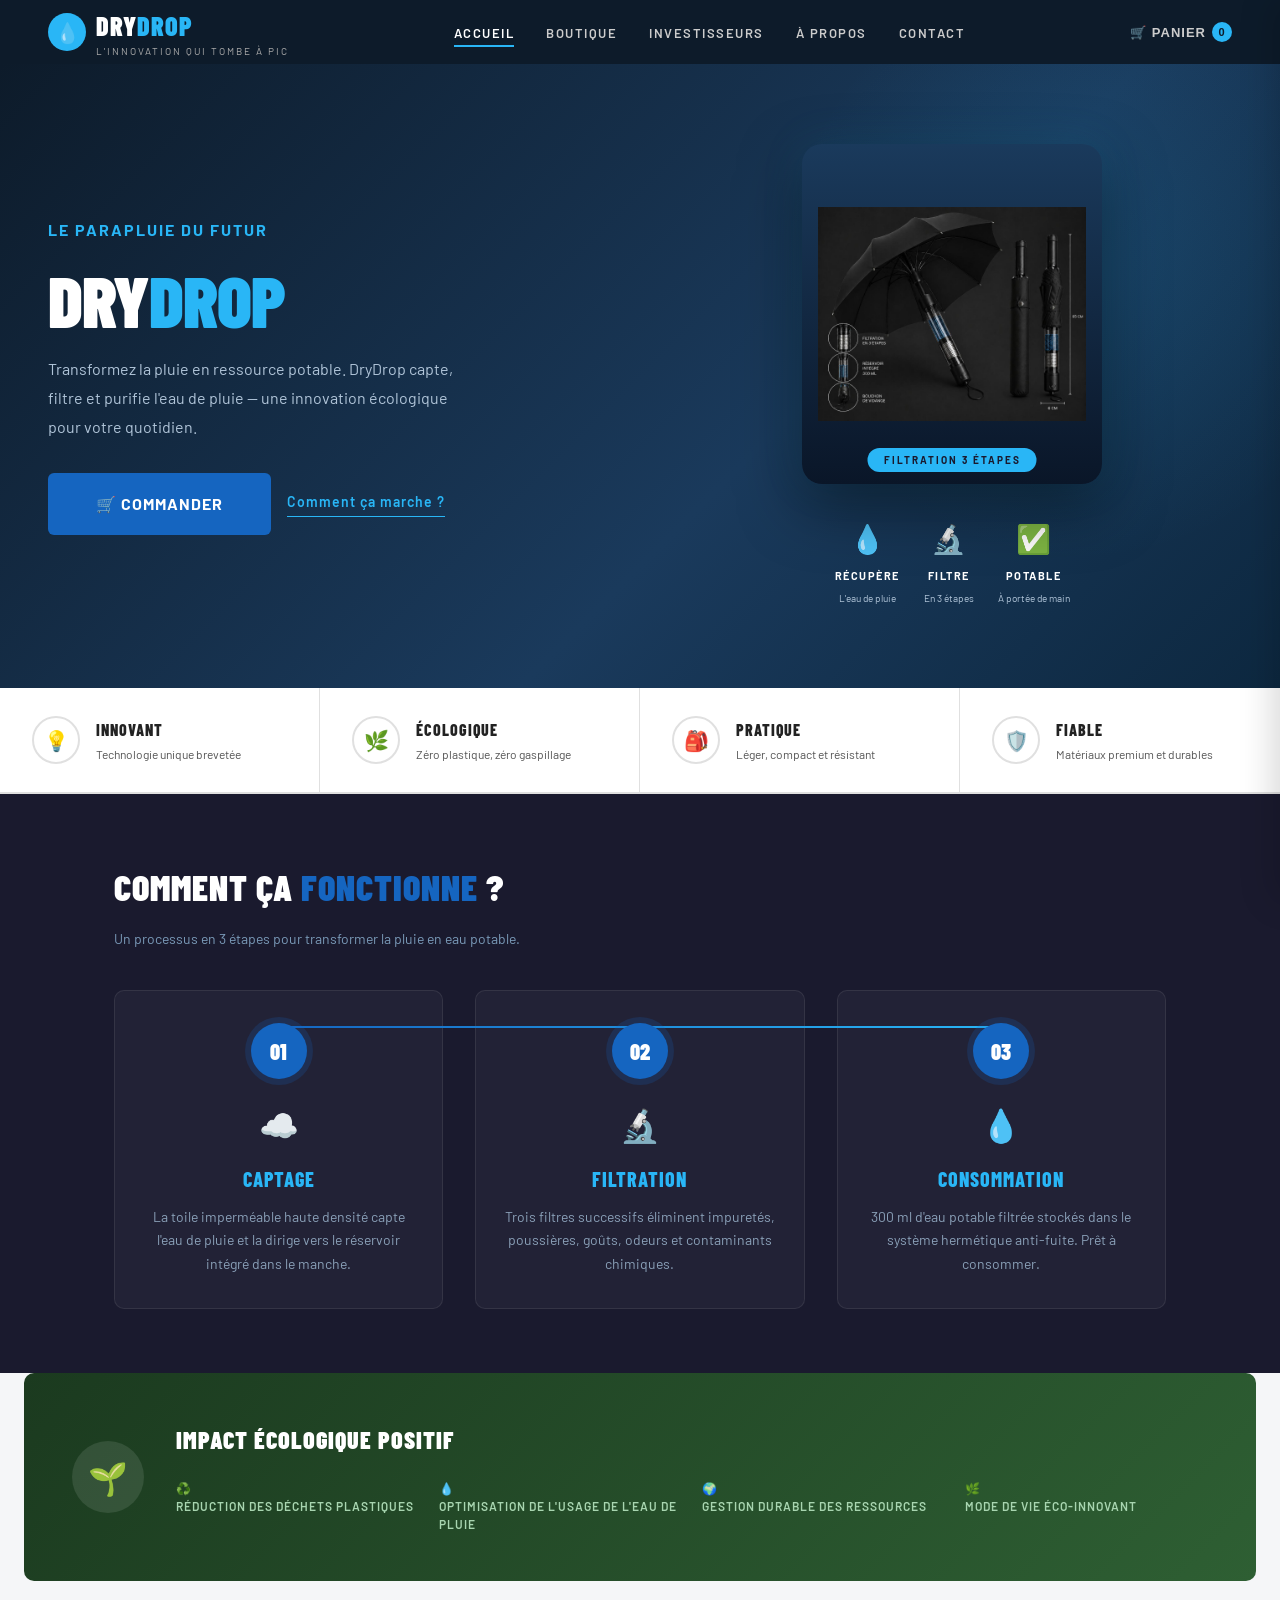
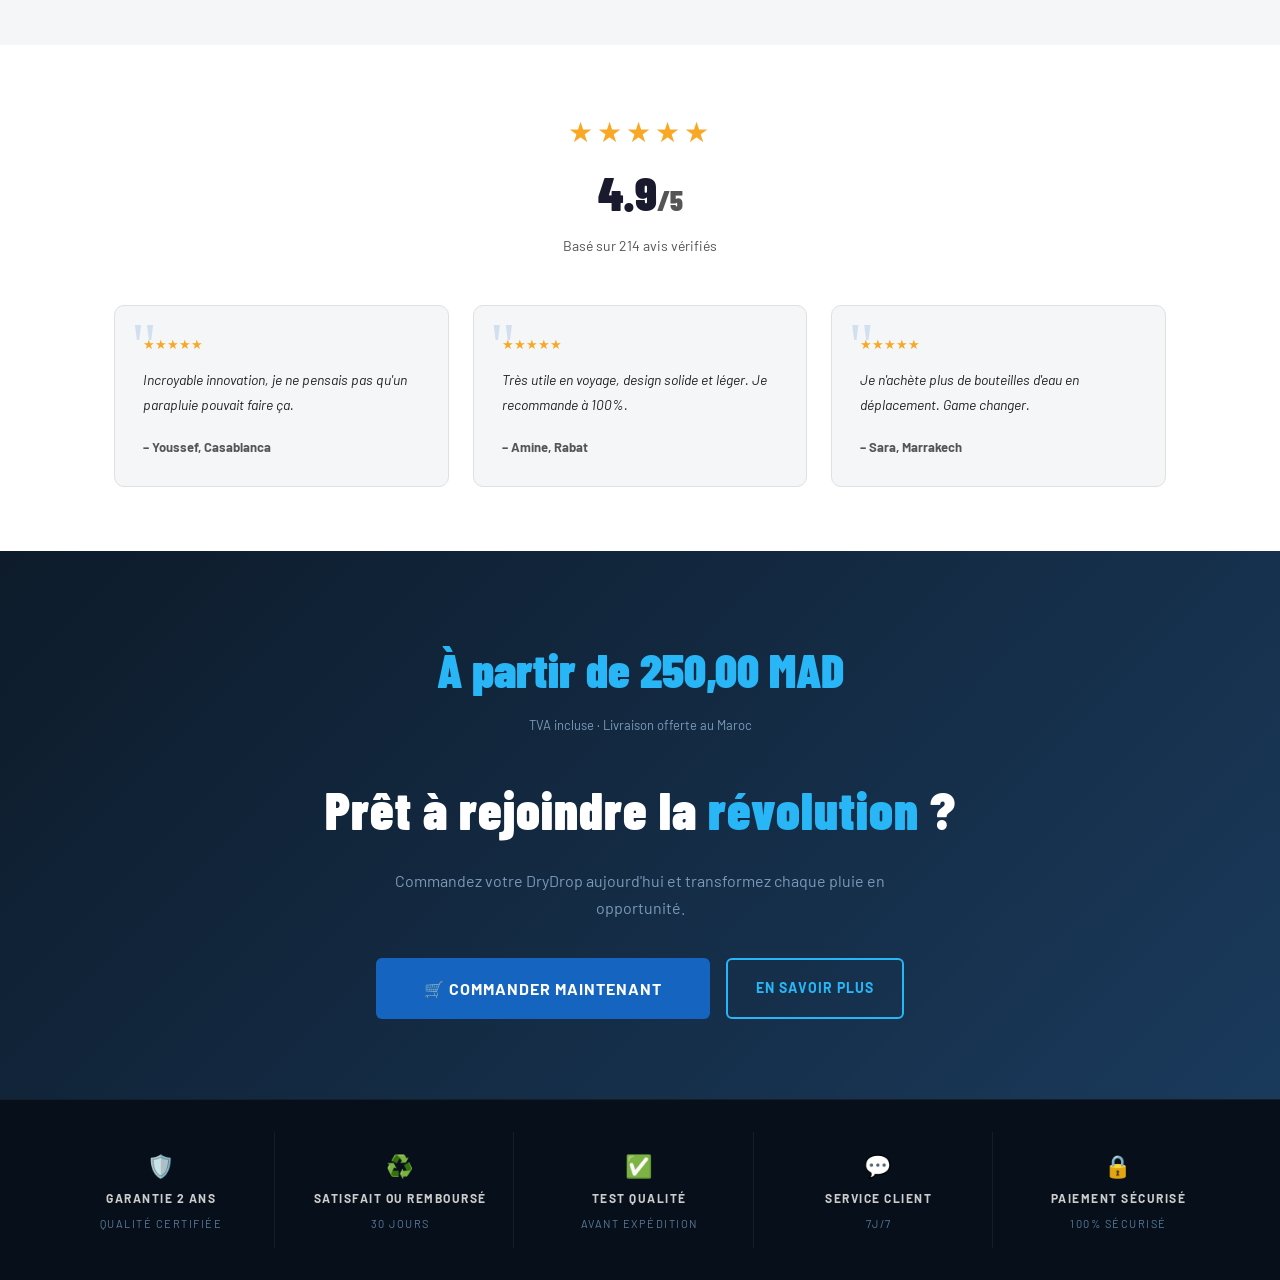
<file: index.html>
<!DOCTYPE html>
<html lang="fr">
<head>
<meta charset="UTF-8">
<meta name="viewport" content="width=device-width, initial-scale=1.0">
<title>DryDrop – Accueil</title>
<link href="https://fonts.googleapis.com/css2?family=Barlow+Condensed:wght@700;800;900&family=Barlow:wght@400;500;600;700&display=swap" rel="stylesheet">
<link rel="stylesheet" href="style.css">
<style>
  /* HERO */
  .hero { background: linear-gradient(135deg, #0d1b2a 0%, #1a3a5c 60%, #0d2840 100%); color: #fff; padding: 80px 48px; display: grid; grid-template-columns: 1fr 1fr; gap: 64px; align-items: center; min-height: 520px; position: relative; overflow: hidden; }
  .hero::before { content: ''; position: absolute; width: 600px; height: 600px; background: radial-gradient(circle, rgba(41,182,246,0.12) 0%, transparent 70%); top: -100px; right: -100px; border-radius: 50%; pointer-events: none; }
  .hero-text h1 { font-family: 'Barlow Condensed', sans-serif; font-size: 72px; font-weight: 900; line-height: 1; margin-bottom: 20px; letter-spacing: -1px; }
  .hero-text h1 span { color: var(--blue-accent); }
  .hero-text .tagline { font-size: 16px; font-weight: 700; letter-spacing: 2px; text-transform: uppercase; color: var(--blue-accent); margin-bottom: 20px; }
  .hero-text p { font-size: 16px; color: #b0c4d8; max-width: 420px; line-height: 1.8; margin-bottom: 32px; }
  .hero-cta { display: flex; gap: 16px; align-items: center; }
  .btn-secondary { color: var(--blue-accent); font-size: 14px; font-weight: 600; letter-spacing: 1px; text-decoration: none; border-bottom: 1px solid var(--blue-accent); padding-bottom: 2px; }
  .hero-visual { display: flex; flex-direction: column; align-items: center; gap: 32px; position: relative; z-index: 1; }
  .umbrella-wrap { width: 300px; height: 340px; background: linear-gradient(180deg, #1a3a5c 0%, #0a1628 100%); border-radius: 20px; display: flex; align-items: center; justify-content: center; box-shadow: 0 20px 60px rgba(0,0,0,0.5), 0 0 40px rgba(41,182,246,0.15); position: relative; overflow: hidden; }
  .umbrella-wrap img { width: 100%; height: 100%; object-fit: contain; padding: 16px; position: relative; z-index: 1; }
  .umbrella-label { position: absolute; bottom: 12px; left: 50%; transform: translateX(-50%); background: var(--blue-accent); color: var(--dark); font-size: 10px; font-weight: 700; letter-spacing: 2px; text-transform: uppercase; padding: 4px 16px; border-radius: 20px; white-space: nowrap; z-index: 2; }
  .hero-badges { display: flex; gap: 24px; }
  .hero-badge { text-align: center; color: #b0c4d8; }
  .hero-badge .icon { font-size: 28px; display: block; margin-bottom: 6px; color: var(--blue-accent); }
  .hero-badge strong { display: block; font-size: 11px; text-transform: uppercase; letter-spacing: 1.5px; color: #fff; font-weight: 700; }
  .hero-badge span { font-size: 10px; }
  /* FEATURES STRIP */
  .features-strip { background: #fff; display: grid; grid-template-columns: repeat(4, 1fr); border-bottom: 2px solid var(--border); }
  .feature-item { display: flex; align-items: center; gap: 16px; padding: 28px 32px; border-right: 1px solid var(--border); }
  .feature-item:last-child { border-right: none; }
  .feature-icon { width: 48px; height: 48px; border: 2px solid var(--border); border-radius: 50%; display: flex; align-items: center; justify-content: center; font-size: 20px; flex-shrink: 0; }
  .feature-item h4 { font-family: 'Barlow Condensed', sans-serif; font-size: 16px; font-weight: 800; letter-spacing: 1px; text-transform: uppercase; margin-bottom: 2px; }
  .feature-item p { font-size: 12px; color: var(--text-muted); }
  /* HOW */
  .how-bg { background: var(--dark); color: #fff; }
  .how-bg .section-title { color: #fff; }
  .how-bg .section-sub { color: #7a9ab8; }
  .steps { display: grid; grid-template-columns: repeat(3,1fr); gap: 32px; position: relative; }
  .steps::before { content: ''; position: absolute; top: 36px; left: 15%; right: 15%; height: 2px; background: linear-gradient(90deg, var(--blue), var(--blue-accent)); }
  .step { background: rgba(255,255,255,0.04); border: 1px solid rgba(255,255,255,0.08); border-radius: var(--radius); padding: 32px 24px; text-align: center; }
  .step-num { width: 56px; height: 56px; background: var(--blue); color: #fff; border-radius: 50%; font-family: 'Barlow Condensed', sans-serif; font-size: 22px; font-weight: 900; display: flex; align-items: center; justify-content: center; margin: 0 auto 20px; position: relative; z-index: 1; box-shadow: 0 0 0 6px rgba(21,101,192,0.2); }
  .step-icon { font-size: 32px; margin-bottom: 12px; }
  .step h3 { font-family: 'Barlow Condensed', sans-serif; font-size: 20px; font-weight: 800; letter-spacing: 1px; text-transform: uppercase; margin-bottom: 10px; color: var(--blue-accent); }
  .step p { font-size: 14px; color: #8aa0b8; line-height: 1.7; }
  /* ECO */
  .eco-banner { background: linear-gradient(135deg, #1b3a1f, #2e5f33); color: #fff; padding: 48px; display: flex; align-items: center; gap: 32px; border-radius: var(--radius); margin: 0 24px 64px; }
  .eco-icon-wrap { width: 72px; height: 72px; background: rgba(255,255,255,0.1); border-radius: 50%; display: flex; align-items: center; justify-content: center; font-size: 32px; flex-shrink: 0; }
  .eco-content h2 { font-family: 'Barlow Condensed', sans-serif; font-size: 24px; font-weight: 900; letter-spacing: 1px; text-transform: uppercase; margin-bottom: 20px; }
  .eco-grid { display: grid; grid-template-columns: repeat(4,1fr); gap: 20px; }
  .eco-item { font-size: 12px; font-weight: 600; letter-spacing: 1px; text-transform: uppercase; color: #a8d5b0; line-height: 1.5; }
  /* TESTIMONIALS */
  .testimonials-bg { background: #fff; }
  .rating-header { text-align: center; margin-bottom: 48px; }
  .rating-header .stars { color: #f9a825; font-size: 28px; letter-spacing: 4px; }
  .rating-header .score { font-family: 'Barlow Condensed', sans-serif; font-size: 48px; font-weight: 900; color: var(--dark); }
  .rating-header .score span { color: var(--text-muted); font-size: 28px; }
  .rating-header p { color: var(--text-muted); font-size: 14px; margin-top: 4px; }
  .testimonials-grid { display: grid; grid-template-columns: repeat(3,1fr); gap: 24px; }
  .testimonial { background: var(--bg); border-radius: var(--radius); padding: 28px; border: 1px solid var(--border); position: relative; }
  .testimonial::before { content: '"'; font-size: 64px; color: var(--blue); opacity: 0.15; position: absolute; top: 8px; left: 16px; font-family: Georgia, serif; line-height: 1; }
  .testimonial p { font-size: 14px; color: var(--text); line-height: 1.8; margin-bottom: 16px; font-style: italic; position: relative; z-index: 1; }
  .testimonial cite { font-size: 13px; font-weight: 700; color: var(--text-muted); font-style: normal; }
  .t-stars { color: #f9a825; font-size: 13px; margin-bottom: 12px; }
  /* CTA */
  .cta-section { background: linear-gradient(135deg, #0d1b2a, #1a3a5c); color: #fff; text-align: center; padding: 80px 48px; }
  .cta-section h2 { font-family: 'Barlow Condensed', sans-serif; font-size: 52px; font-weight: 900; letter-spacing: 1px; margin-bottom: 16px; }
  .cta-section h2 span { color: var(--blue-accent); }
  .cta-section p { color: #7a9ab8; font-size: 16px; max-width: 500px; margin: 0 auto 36px; line-height: 1.7; }
  .cta-price { font-family: 'Barlow Condensed', sans-serif; font-size: 48px; font-weight: 900; color: var(--blue-accent); margin-bottom: 8px; }
  .cta-price-sub { font-size: 13px; color: #7a9ab8; margin-bottom: 32px; }
  .cta-actions { display: flex; gap: 16px; justify-content: center; flex-wrap: wrap; }
  .btn-large { padding: 18px 48px; font-size: 16px; }

  @media (max-width: 768px) {
    .hero { grid-template-columns: 1fr; padding: 40px 20px 32px; gap: 36px; min-height: auto; text-align: center; }
    .hero-text h1 { font-size: 52px; }
    .hero-text p { font-size: 14px; max-width: 100%; }
    .hero-cta { justify-content: center; flex-wrap: wrap; }
    .hero-visual { align-items: center; }
    .umbrella-wrap { width: 200px; height: 240px; }
    .hero-badges { gap: 16px; }
    .features-strip { grid-template-columns: 1fr 1fr; }
    .feature-item { padding: 16px; border-right: none; border-bottom: 1px solid var(--border); }
    .feature-item:nth-child(odd) { border-right: 1px solid var(--border); }
    .steps { grid-template-columns: 1fr; }
    .steps::before { display: none; }
    .eco-banner { flex-direction: column; padding: 28px 20px; margin: 0 16px 40px; text-align: center; }
    .eco-grid { grid-template-columns: 1fr 1fr; }
    .testimonials-grid { grid-template-columns: 1fr; }
    .cta-section { padding: 48px 20px; }
    .cta-section h2 { font-size: 36px; }
    .cta-price { font-size: 36px; }
    .cta-actions { flex-direction: column; align-items: center; }
    .btn-large { width: 100%; justify-content: center; padding: 16px 24px; }
  }
</style>
</head>
<body>

<nav>
  <a class="logo" href="index.html">
    <div class="logo-icon">💧</div>
    <div><div class="logo-text">DRY<span>DROP</span></div><span class="logo-sub">L'innovation qui tombe à pic</span></div>
  </a>
  <ul>
    <li><a href="index.html" class="active">Accueil</a></li>
    <li><a href="boutique.html">Boutique</a></li>
    <li><a href="investisseurs.html">Investisseurs</a></li>
    <li><a href="apropos.html">À Propos</a></li>
    <li><a href="contact.html">Contact</a></li>
  </ul>
  <button class="hamburger" id="hamburger" onclick="toggleMenu()" aria-label="Menu">
    <span></span><span></span><span></span>
  </button>
  <button class="cart-btn" onclick="openCart()">🛒 Panier <span class="cart-count" id="cart-count">0</span></button>
</nav>
<div class="mobile-menu" id="mobile-menu">
  <a href="index.html" class="active">Accueil</a>
  <a href="boutique.html">Boutique</a>
  <a href="investisseurs.html">Investisseurs</a>
  <a href="apropos.html">À Propos</a>
  <a href="contact.html">Contact</a>
</div>
<script>
function toggleMenu() {
  document.getElementById('mobile-menu').classList.toggle('open');
  document.getElementById('hamburger').classList.toggle('open');
}
</script>

<!-- HERO -->
<section class="hero">
  <div class="hero-text">
    <div class="tagline">Le parapluie du futur</div>
    <h1>DRY<span>DROP</span></h1>
    <p>Transformez la pluie en ressource potable. DryDrop capte, filtre et purifie l'eau de pluie — une innovation écologique pour votre quotidien.</p>
    <div class="hero-cta">
      <a href="boutique.html" class="btn-primary btn-large">🛒 Commander</a>
      <a href="#how" class="btn-secondary">Comment ça marche ?</a>
    </div>
  </div>
  <div class="hero-visual">
    <div class="umbrella-wrap">
      <img src="parapluie_noir.jpeg" alt="DryDrop Noir Minuit">
      <div class="umbrella-label">Filtration 3 étapes</div>
    </div>
    <div class="hero-badges">
      <div class="hero-badge"><span class="icon">💧</span><strong>Récupère</strong><span>L'eau de pluie</span></div>
      <div class="hero-badge"><span class="icon">🔬</span><strong>Filtre</strong><span>En 3 étapes</span></div>
      <div class="hero-badge"><span class="icon">✅</span><strong>Potable</strong><span>À portée de main</span></div>
    </div>
  </div>
</section>

<!-- FEATURES STRIP -->
<div class="features-strip">
  <div class="feature-item"><div class="feature-icon">💡</div><div><h4>Innovant</h4><p>Technologie unique brevetée</p></div></div>
  <div class="feature-item"><div class="feature-icon">🌿</div><div><h4>Écologique</h4><p>Zéro plastique, zéro gaspillage</p></div></div>
  <div class="feature-item"><div class="feature-icon">🎒</div><div><h4>Pratique</h4><p>Léger, compact et résistant</p></div></div>
  <div class="feature-item"><div class="feature-icon">🛡️</div><div><h4>Fiable</h4><p>Matériaux premium et durables</p></div></div>
</div>

<!-- HOW IT WORKS -->
<section class="how-bg" id="how">
  <div class="section">
    <div class="section-title">Comment ça <span>fonctionne</span> ?</div>
    <div class="section-sub">Un processus en 3 étapes pour transformer la pluie en eau potable.</div>
    <div class="steps">
      <div class="step"><div class="step-num">01</div><div class="step-icon">☁️</div><h3>Captage</h3><p>La toile imperméable haute densité capte l'eau de pluie et la dirige vers le réservoir intégré dans le manche.</p></div>
      <div class="step"><div class="step-num">02</div><div class="step-icon">🔬</div><h3>Filtration</h3><p>Trois filtres successifs éliminent impuretés, poussières, goûts, odeurs et contaminants chimiques.</p></div>
      <div class="step"><div class="step-num">03</div><div class="step-icon">💧</div><h3>Consommation</h3><p>300 ml d'eau potable filtrée stockés dans le système hermétique anti-fuite. Prêt à consommer.</p></div>
    </div>
  </div>
</section>

<!-- ECO BANNER -->
<div class="eco-banner">
  <div class="eco-icon-wrap">🌱</div>
  <div class="eco-content" style="flex:1;">
    <h2>Impact Écologique Positif</h2>
    <div class="eco-grid">
      <div class="eco-item">♻️<br>Réduction des déchets plastiques</div>
      <div class="eco-item">💧<br>Optimisation de l'usage de l'eau de pluie</div>
      <div class="eco-item">🌍<br>Gestion durable des ressources</div>
      <div class="eco-item">🌿<br>Mode de vie éco-innovant</div>
    </div>
  </div>
</div>

<!-- TESTIMONIALS -->
<section class="testimonials-bg">
  <div class="section">
    <div class="rating-header">
      <div class="stars">★★★★★</div>
      <div class="score">4.9<span>/5</span></div>
      <p>Basé sur 214 avis vérifiés</p>
    </div>
    <div class="testimonials-grid">
      <div class="testimonial"><div class="t-stars">★★★★★</div><p>Incroyable innovation, je ne pensais pas qu'un parapluie pouvait faire ça.</p><cite>– Youssef, Casablanca</cite></div>
      <div class="testimonial"><div class="t-stars">★★★★★</div><p>Très utile en voyage, design solide et léger. Je recommande à 100%.</p><cite>– Amine, Rabat</cite></div>
      <div class="testimonial"><div class="t-stars">★★★★★</div><p>Je n'achète plus de bouteilles d'eau en déplacement. Game changer.</p><cite>– Sara, Marrakech</cite></div>
    </div>
  </div>
</section>

<!-- CTA -->
<section class="cta-section">
  <div class="cta-price">À partir de 250,00 MAD</div>
  <div class="cta-price-sub">TVA incluse · Livraison offerte au Maroc</div>
  <h2>Prêt à rejoindre la <span>révolution</span> ?</h2>
  <p>Commandez votre DryDrop aujourd'hui et transformez chaque pluie en opportunité.</p>
  <div class="cta-actions">
    <a href="boutique.html" class="btn-primary btn-large">🛒 Commander maintenant</a>
    <a href="apropos.html" class="btn-outline">En savoir plus</a>
  </div>
</section>

<!-- FOOTER -->
<footer>
  <div class="footer-item"><span class="footer-icon">🛡️</span><strong>Garantie 2 ans</strong><span>Qualité certifiée</span></div>
  <div class="footer-item"><span class="footer-icon">♻️</span><strong>Satisfait ou remboursé</strong><span>30 jours</span></div>
  <div class="footer-item"><span class="footer-icon">✅</span><strong>Test qualité</strong><span>Avant expédition</span></div>
  <div class="footer-item"><span class="footer-icon">💬</span><strong>Service client</strong><span>7j/7</span></div>
  <div class="footer-item"><span class="footer-icon">🔒</span><strong>Paiement sécurisé</strong><span>100% sécurisé</span></div>
</footer>

<div class="cart-overlay" id="cart-overlay" onclick="closeCart()"></div>
<div class="cart-sidebar" id="cart-sidebar">
  <div class="cart-header"><h2>🛒 Mon Panier</h2><button class="cart-close" onclick="closeCart()">✕</button></div>
  <div class="cart-body" id="cart-body"><div class="cart-empty"><span class="empty-icon">🛒</span>Votre panier est vide.</div></div>
  <div class="cart-footer" id="cart-footer" style="display:none;">
    <div class="cart-total"><span>Total</span><strong id="cart-total">0 MAD</strong></div>
    <button class="checkout-btn" onclick="checkout()">✅ Valider la commande</button>
    <button class="clear-btn" onclick="clearCart()">🗑️ Vider le panier</button>
  </div>
</div>
<div class="toast" id="toast"></div>
<script src="cart.js"></script>
</body>
</html>
</file>
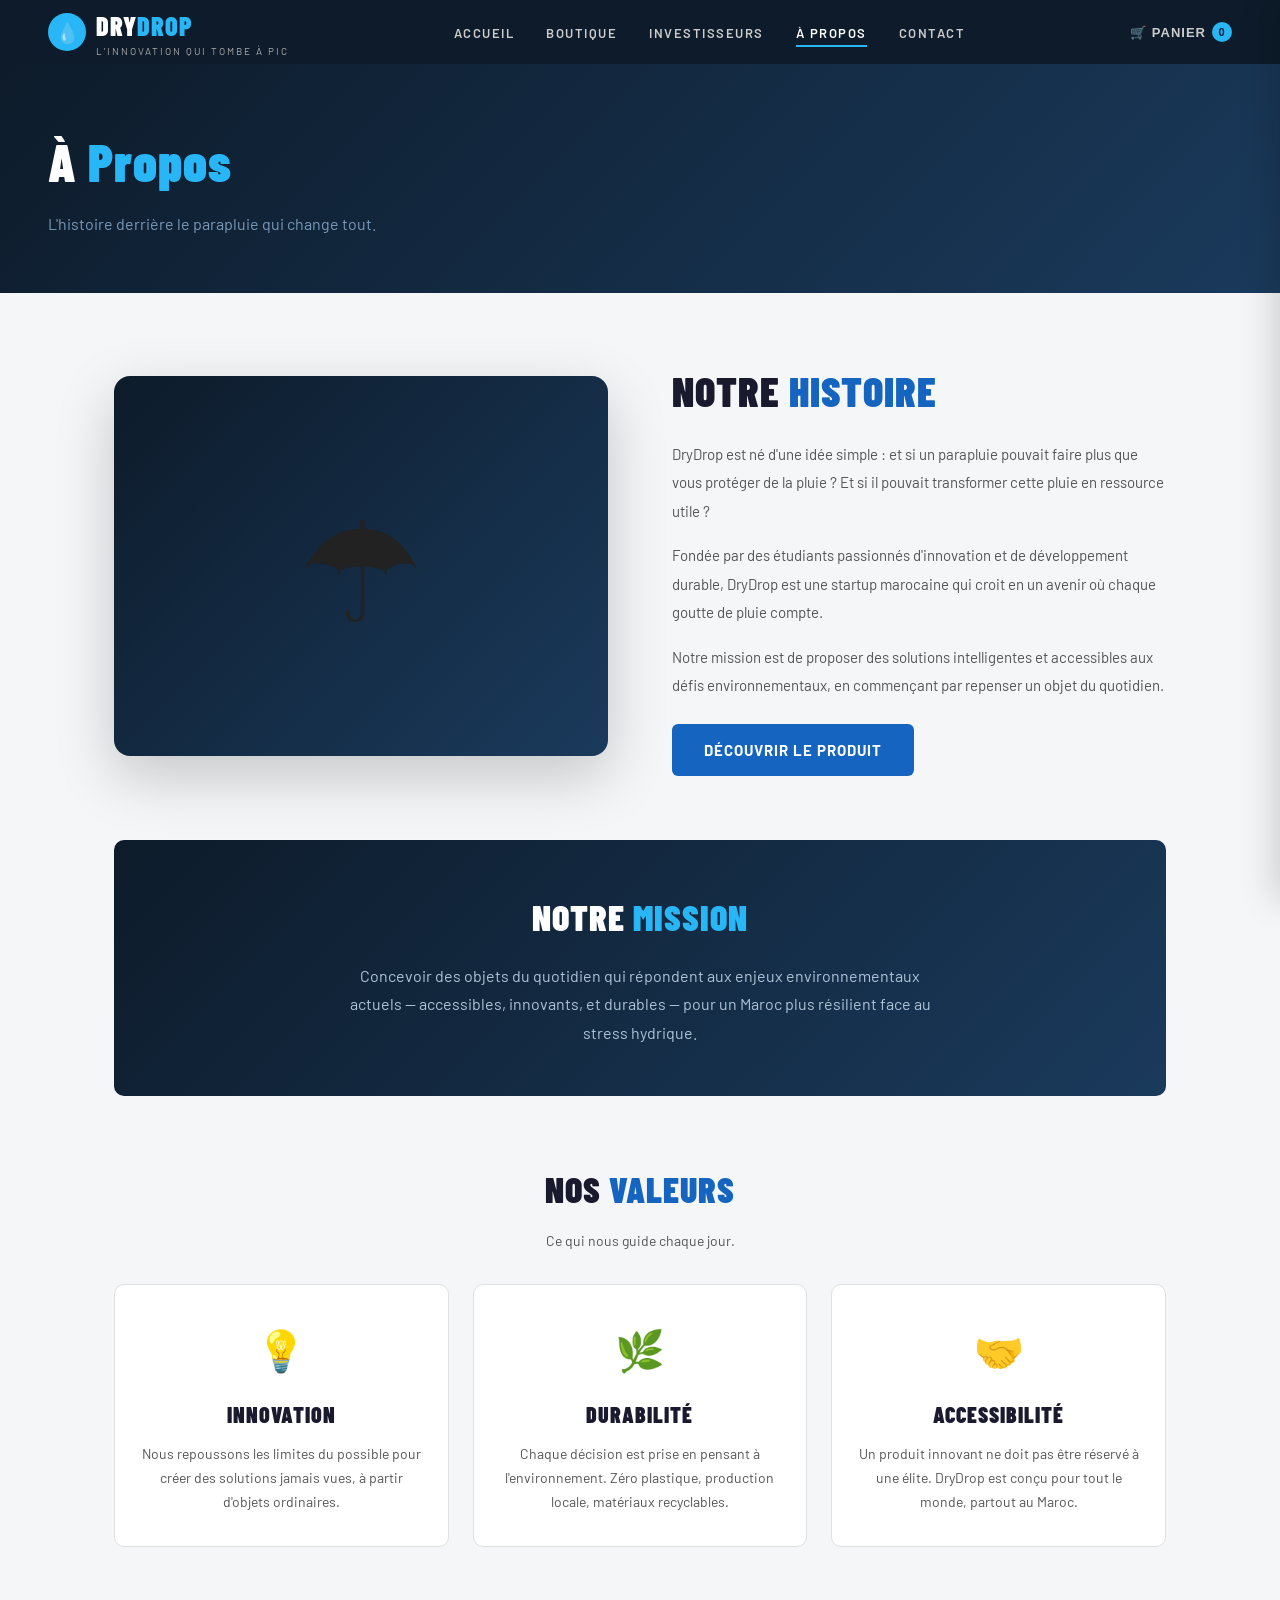
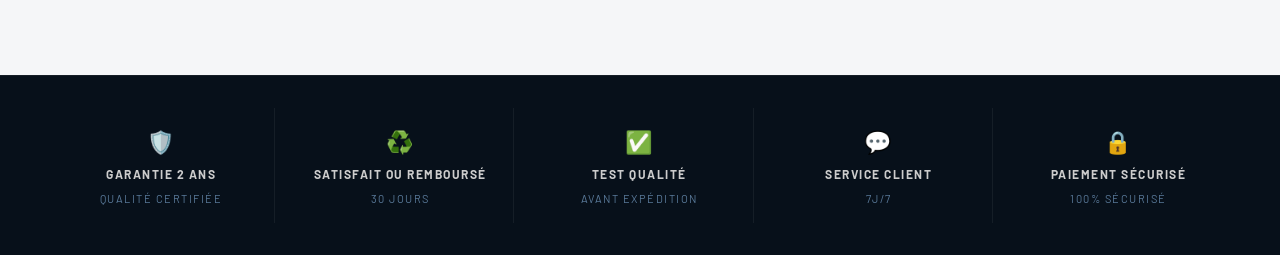
<file: apropos.html>
<!DOCTYPE html>
<html lang="fr">
<head>
<meta charset="UTF-8">
<meta name="viewport" content="width=device-width, initial-scale=1.0">
<title>DryDrop – À Propos</title>
<link href="https://fonts.googleapis.com/css2?family=Barlow+Condensed:wght@700;800;900&family=Barlow:wght@400;500;600;700&display=swap" rel="stylesheet">
<link rel="stylesheet" href="style.css">
<style>
  .about-grid { display:grid; grid-template-columns:1fr 1fr; gap:64px; align-items:center; margin-bottom:64px; }
  .about-visual { background:linear-gradient(135deg,#0d1b2a,#1a3a5c); border-radius:16px; height:380px; display:flex; align-items:center; justify-content:center; font-size:140px; box-shadow:0 20px 60px rgba(0,0,0,0.2); }
  .about-text h2 { font-family:'Barlow Condensed',sans-serif; font-size:42px; font-weight:900; letter-spacing:1px; text-transform:uppercase; color:var(--dark); margin-bottom:16px; }
  .about-text h2 span { color:var(--blue); }
  .about-text p { font-size:15px; color:var(--text-muted); line-height:1.9; margin-bottom:16px; }
  .values-grid { display:grid; grid-template-columns:repeat(3,1fr); gap:24px; margin-bottom:64px; }
  .value-card { background:#fff; border-radius:10px; padding:32px 24px; border:1px solid var(--border); text-align:center; }
  .value-icon { font-size:40px; margin-bottom:16px; display:block; }
  .value-card h3 { font-family:'Barlow Condensed',sans-serif; font-size:22px; font-weight:900; text-transform:uppercase; letter-spacing:1px; color:var(--dark); margin-bottom:10px; }
  .value-card p { font-size:14px; color:var(--text-muted); line-height:1.7; }
  .team-grid { display:grid; grid-template-columns:repeat(3,1fr); gap:24px; }
  .team-card { background:#fff; border-radius:10px; padding:28px; border:1px solid var(--border); text-align:center; }
  .team-avatar { width:72px; height:72px; border-radius:50%; background:linear-gradient(135deg,#1565C0,#29B6F6); display:flex; align-items:center; justify-content:center; font-size:28px; margin:0 auto 16px; }
  .team-card h4 { font-family:'Barlow Condensed',sans-serif; font-size:20px; font-weight:900; letter-spacing:1px; color:var(--dark); margin-bottom:4px; }
  .team-card .role { font-size:12px; font-weight:700; letter-spacing:2px; text-transform:uppercase; color:var(--blue); margin-bottom:10px; }
  .team-card p { font-size:13px; color:var(--text-muted); line-height:1.6; }
  .mission-banner { background:linear-gradient(135deg,#0d1b2a,#1a3a5c); color:#fff; border-radius:10px; padding:48px; text-align:center; margin-bottom:64px; }
  .mission-banner h2 { font-family:'Barlow Condensed',sans-serif; font-size:36px; font-weight:900; letter-spacing:1px; text-transform:uppercase; margin-bottom:16px; }
  .mission-banner h2 span { color:var(--blue-accent); }
  .mission-banner p { font-size:16px; color:#b0c4d8; max-width:600px; margin:0 auto; line-height:1.8; }
  @media (max-width:768px) {
    .about-grid { grid-template-columns:1fr; gap:24px; }
    .about-visual { height:180px; font-size:80px; }
    .about-text h2 { font-size:28px; }
    .values-grid { grid-template-columns:1fr; }
    .team-grid { grid-template-columns:1fr; }
    .mission-banner { padding:28px 20px; }
    .mission-banner h2 { font-size:24px; }
  }
</style>
</head>
<body>
<nav>
  <a class="logo" href="index.html">
    <div class="logo-icon">💧</div>
    <div><div class="logo-text">DRY<span>DROP</span></div><span class="logo-sub">L'innovation qui tombe à pic</span></div>
  </a>
  <ul>
    <li><a href="index.html">Accueil</a></li>
    <li><a href="boutique.html">Boutique</a></li>
    <li><a href="investisseurs.html">Investisseurs</a></li>
    <li><a href="apropos.html" class="active">À Propos</a></li>
    <li><a href="contact.html">Contact</a></li>
  </ul>
  <button class="hamburger" id="hamburger" onclick="toggleMenu()" aria-label="Menu">
    <span></span><span></span><span></span>
  </button>
  <button class="cart-btn" onclick="openCart()">🛒 Panier <span class="cart-count" id="cart-count">0</span></button>
</nav>
<div class="mobile-menu" id="mobile-menu">
  <a href="index.html">Accueil</a>
  <a href="boutique.html">Boutique</a>
  <a href="investisseurs.html">Investisseurs</a>
  <a href="apropos.html" class="active">À Propos</a>
  <a href="contact.html">Contact</a>
</div>
<script>
function toggleMenu() {
  document.getElementById('mobile-menu').classList.toggle('open');
  document.getElementById('hamburger').classList.toggle('open');
}
</script>

<div class="page-header">
  <h1>À <span>Propos</span></h1>
  <p>L'histoire derrière le parapluie qui change tout.</p>
</div>

<div class="section">

  <!-- STORY -->
  <div class="about-grid">
    <div class="about-visual">☂</div>
    <div class="about-text">
      <h2>Notre <span>Histoire</span></h2>
      <p>DryDrop est né d'une idée simple : et si un parapluie pouvait faire plus que vous protéger de la pluie ? Et si il pouvait transformer cette pluie en ressource utile ?</p>
      <p>Fondée par des étudiants passionnés d'innovation et de développement durable, DryDrop est une startup marocaine qui croit en un avenir où chaque goutte de pluie compte.</p>
      <p>Notre mission est de proposer des solutions intelligentes et accessibles aux défis environnementaux, en commençant par repenser un objet du quotidien.</p>
      <a href="boutique.html" class="btn-primary" style="margin-top:8px;">Découvrir le produit</a>
    </div>
  </div>

  <!-- MISSION -->
  <div class="mission-banner">
    <h2>Notre <span>Mission</span></h2>
    <p>Concevoir des objets du quotidien qui répondent aux enjeux environnementaux actuels — accessibles, innovants, et durables — pour un Maroc plus résilient face au stress hydrique.</p>
  </div>

  <!-- VALUES -->
  <div class="section-title" style="text-align:center;">Nos <span>Valeurs</span></div>
  <div class="section-sub" style="text-align:center;margin-bottom:32px;">Ce qui nous guide chaque jour.</div>
  <div class="values-grid">
    <div class="value-card"><span class="value-icon">💡</span><h3>Innovation</h3><p>Nous repoussons les limites du possible pour créer des solutions jamais vues, à partir d'objets ordinaires.</p></div>
    <div class="value-card"><span class="value-icon">🌿</span><h3>Durabilité</h3><p>Chaque décision est prise en pensant à l'environnement. Zéro plastique, production locale, matériaux recyclables.</p></div>
    <div class="value-card"><span class="value-icon">🤝</span><h3>Accessibilité</h3><p>Un produit innovant ne doit pas être réservé à une élite. DryDrop est conçu pour tout le monde, partout au Maroc.</p></div>
  </div>

</div>

<footer>
  <div class="footer-item"><span class="footer-icon">🛡️</span><strong>Garantie 2 ans</strong><span>Qualité certifiée</span></div>
  <div class="footer-item"><span class="footer-icon">♻️</span><strong>Satisfait ou remboursé</strong><span>30 jours</span></div>
  <div class="footer-item"><span class="footer-icon">✅</span><strong>Test qualité</strong><span>Avant expédition</span></div>
  <div class="footer-item"><span class="footer-icon">💬</span><strong>Service client</strong><span>7j/7</span></div>
  <div class="footer-item"><span class="footer-icon">🔒</span><strong>Paiement sécurisé</strong><span>100% sécurisé</span></div>
</footer>
<div class="cart-overlay" id="cart-overlay" onclick="closeCart()"></div>
<div class="cart-sidebar" id="cart-sidebar">
  <div class="cart-header"><h2>🛒 Mon Panier</h2><button class="cart-close" onclick="closeCart()">✕</button></div>
  <div class="cart-body" id="cart-body"><div class="cart-empty"><span class="empty-icon">🛒</span>Votre panier est vide.</div></div>
  <div class="cart-footer" id="cart-footer" style="display:none;">
    <div class="cart-total"><span>Total</span><strong id="cart-total">0 MAD</strong></div>
    <button class="checkout-btn" onclick="checkout()">✅ Valider la commande</button>
    <button class="clear-btn" onclick="clearCart()">🗑️ Vider le panier</button>
  </div>
</div>
<div class="toast" id="toast"></div>
<script src="cart.js"></script>
</body>
</html>
</file>
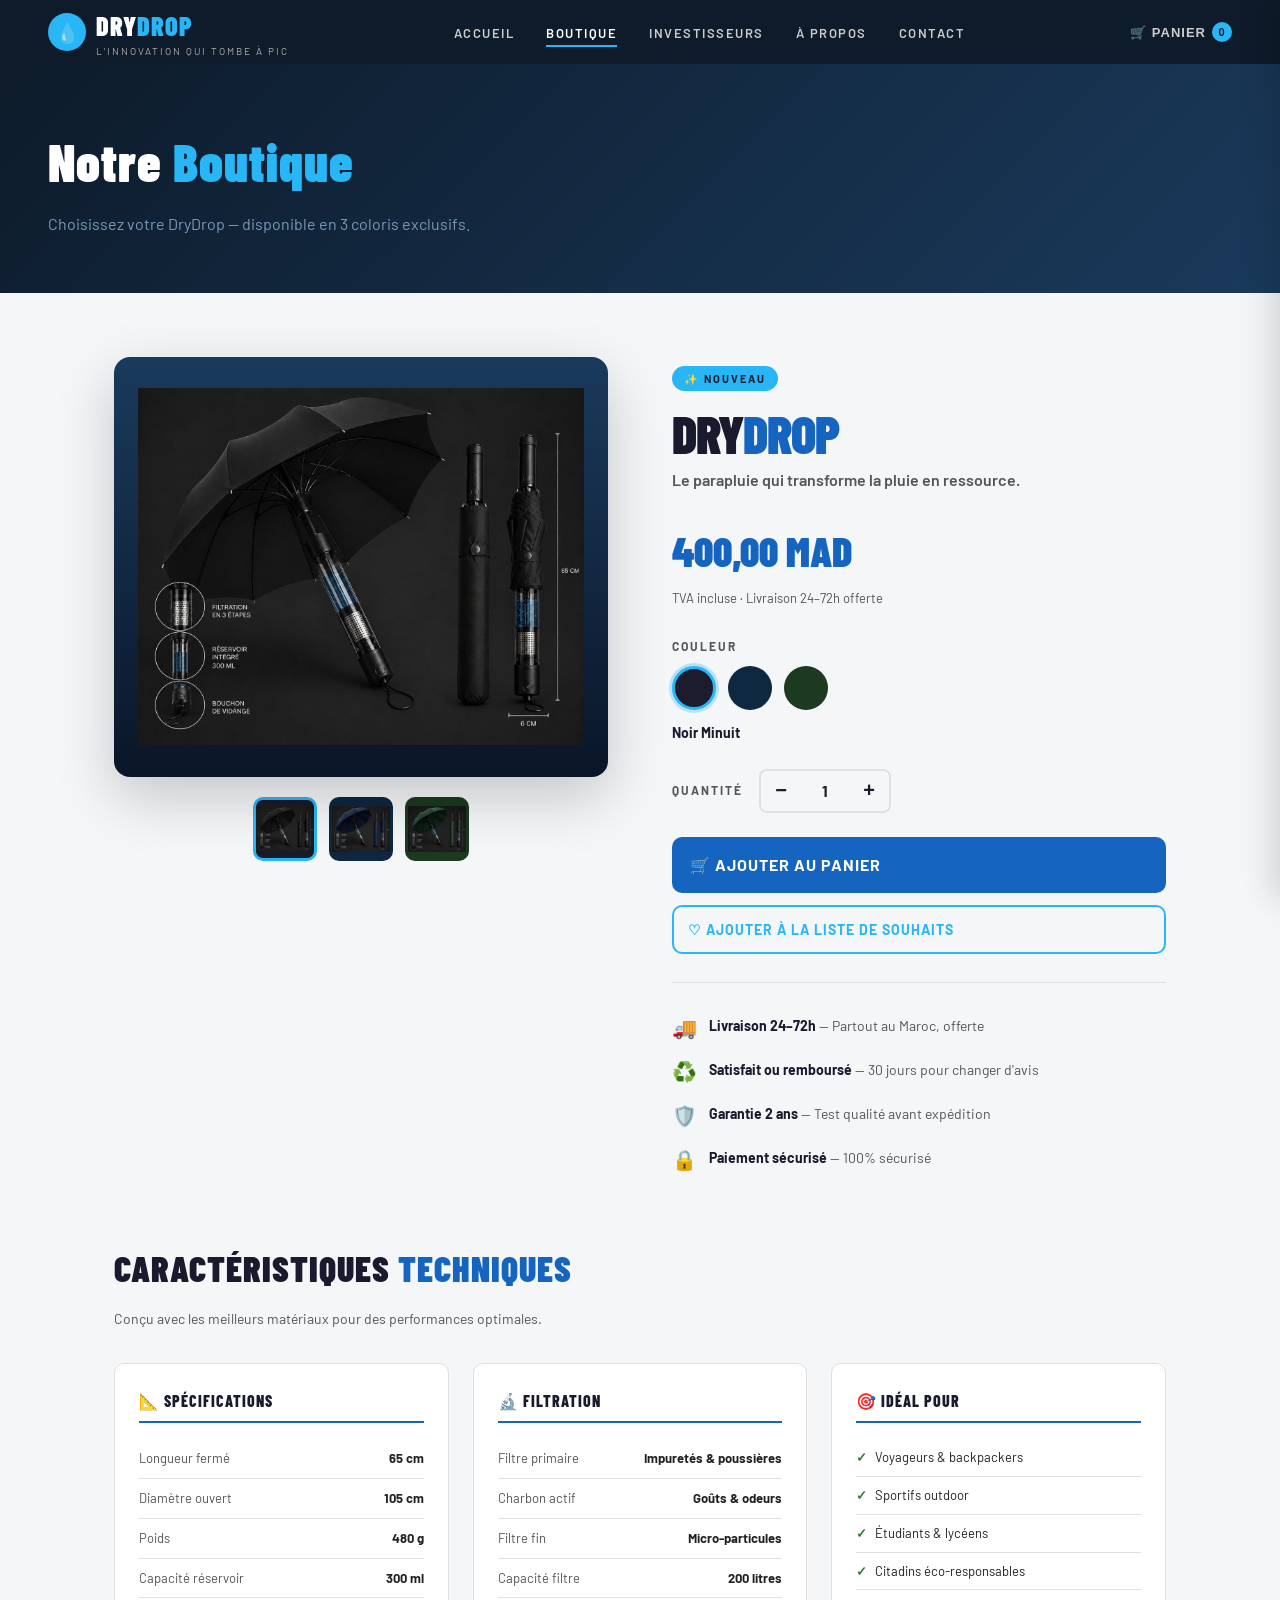
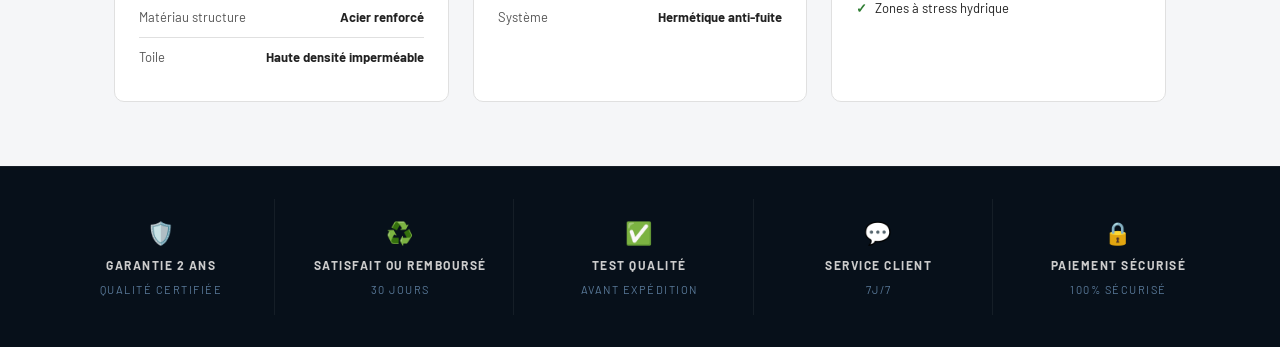
<file: boutique.html>
<!DOCTYPE html>
<html lang="fr">
<head>
<meta charset="UTF-8">
<meta name="viewport" content="width=device-width, initial-scale=1.0">
<title>DryDrop – Boutique</title>
<link href="https://fonts.googleapis.com/css2?family=Barlow+Condensed:wght@700;800;900&family=Barlow:wght@400;500;600;700&display=swap" rel="stylesheet">
<link rel="stylesheet" href="style.css">
<style>
  .product-layout { display: grid; grid-template-columns: 1fr 1fr; gap: 64px; align-items: start; }
  .product-visual { position: sticky; top: 88px; }
  .product-img-wrap { background: linear-gradient(180deg, #1a3a5c 0%, #0a1628 100%); border-radius: 16px; height: 420px; display: flex; align-items: center; justify-content: center; position: relative; box-shadow: 0 20px 60px rgba(0,0,0,0.2); transition: background .4s; margin-bottom: 20px; overflow: hidden; }
  .product-img-wrap img { width: 100%; height: 100%; object-fit: contain; padding: 24px; transition: opacity .3s; }
  .thumbnail-row { display: flex; gap: 12px; justify-content: center; }
  .thumb { width: 64px; height: 64px; border-radius: 10px; cursor: pointer; border: 3px solid transparent; transition: border-color .2s, transform .2s; display: flex; align-items: center; justify-content: center; font-size: 28px; }
  .thumb:hover { transform: scale(1.08); }
  .thumb.active { border-color: var(--blue-accent); }
  .product-info { padding-top: 8px; }
  .product-badge { display: inline-block; background: var(--blue-accent); color: var(--dark); font-size: 11px; font-weight: 700; letter-spacing: 2px; text-transform: uppercase; padding: 4px 12px; border-radius: 20px; margin-bottom: 16px; }
  .product-name { font-family: 'Barlow Condensed', sans-serif; font-size: 52px; font-weight: 900; letter-spacing: -1px; color: var(--dark); line-height: 1; margin-bottom: 8px; }
  .product-name span { color: var(--blue); }
  .product-tagline { font-size: 16px; font-weight: 600; color: var(--text-muted); margin-bottom: 24px; }
  .product-price { font-family: 'Barlow Condensed', sans-serif; font-size: 42px; font-weight: 900; color: var(--blue); margin-bottom: 4px; }
  .product-price-sub { font-size: 13px; color: var(--text-muted); margin-bottom: 28px; }
  .option-label { font-size: 12px; font-weight: 700; letter-spacing: 2px; text-transform: uppercase; color: var(--text-muted); margin-bottom: 10px; }
  .color-options { display: flex; gap: 12px; margin-bottom: 28px; flex-wrap: wrap; }
  .color-btn { width: 44px; height: 44px; border-radius: 50%; border: 3px solid transparent; cursor: pointer; transition: transform .2s, border-color .2s, box-shadow .2s; outline: none; position: relative; }
  .color-btn:hover { transform: scale(1.1); }
  .color-btn.active { border-color: var(--blue-accent); box-shadow: 0 0 0 3px rgba(41,182,246,0.3); }
  .color-name-display { font-size: 14px; font-weight: 700; color: var(--dark); margin-bottom: 24px; margin-top: -16px; }
  .qty-row { display: flex; align-items: center; gap: 16px; margin-bottom: 24px; }
  .qty-row label { font-size: 12px; font-weight: 700; letter-spacing: 2px; text-transform: uppercase; color: var(--text-muted); }
  .qty-controls { display: flex; align-items: center; gap: 0; border: 2px solid var(--border); border-radius: 8px; overflow: hidden; }
  .qty-controls button { width: 40px; height: 40px; border: none; background: var(--bg); font-size: 20px; font-weight: 700; cursor: pointer; transition: background .15s; color: var(--dark); }
  .qty-controls button:hover { background: var(--border); }
  .qty-controls span { width: 48px; text-align: center; font-size: 16px; font-weight: 700; }
  .add-btn { width: 100%; padding: 18px; font-size: 16px; letter-spacing: 1px; border-radius: 10px; margin-bottom: 12px; }
  .wishlist-btn { width: 100%; padding: 14px; border-radius: 10px; font-size: 14px; }
  .divider { border: none; border-top: 1px solid var(--border); margin: 28px 0; }
  .delivery-info { display: flex; flex-direction: column; gap: 12px; }
  .delivery-row { display: flex; align-items: center; gap: 12px; font-size: 14px; color: var(--text-muted); }
  .delivery-row .di { font-size: 20px; }
  .delivery-row strong { color: var(--dark); }
  /* SPECS BELOW */
  .specs-grid { display: grid; grid-template-columns: 1fr 1fr 1fr; gap: 24px; }
  .spec-card { background: #fff; border-radius: var(--radius); padding: 24px; border: 1px solid var(--border); }
  .spec-card h3 { font-family: 'Barlow Condensed', sans-serif; font-size: 16px; font-weight: 800; text-transform: uppercase; letter-spacing: 1px; margin-bottom: 16px; color: var(--dark); border-bottom: 2px solid var(--blue); padding-bottom: 8px; }
  .spec-row { display: flex; justify-content: space-between; padding: 9px 0; border-bottom: 1px solid var(--border); font-size: 13px; }
  .spec-row:last-child { border-bottom: none; }
  .spec-row .label { color: var(--text-muted); }
  .spec-row .value { font-weight: 700; }
  .check-list { list-style: none; }
  .check-list li { padding: 8px 0; border-bottom: 1px solid var(--border); font-size: 13px; display: flex; align-items: center; gap: 8px; }
  .check-list li:last-child { border-bottom: none; }
  .check-list li::before { content: '✓'; color: var(--green); font-weight: 700; }

  @media (max-width: 768px) {
    .product-layout { grid-template-columns: 1fr; gap: 24px; }
    .product-visual { position: static; }
    .product-img-wrap { height: 280px; }
    .product-name { font-size: 38px; }
    .product-price { font-size: 32px; }
    .specs-grid { grid-template-columns: 1fr; gap: 16px; }
  }
</style>
</head>
<body>

<nav>
  <a class="logo" href="index.html">
    <div class="logo-icon">💧</div>
    <div><div class="logo-text">DRY<span>DROP</span></div><span class="logo-sub">L'innovation qui tombe à pic</span></div>
  </a>
  <ul>
    <li><a href="index.html">Accueil</a></li>
    <li><a href="boutique.html" class="active">Boutique</a></li>
    <li><a href="investisseurs.html">Investisseurs</a></li>
    <li><a href="apropos.html">À Propos</a></li>
    <li><a href="contact.html">Contact</a></li>
  </ul>
  <button class="hamburger" id="hamburger" onclick="toggleMenu()" aria-label="Menu">
    <span></span><span></span><span></span>
  </button>
  <button class="cart-btn" onclick="openCart()">🛒 Panier <span class="cart-count" id="cart-count">0</span></button>
</nav>
<div class="mobile-menu" id="mobile-menu">
  <a href="index.html">Accueil</a>
  <a href="boutique.html" class="active">Boutique</a>
  <a href="investisseurs.html">Investisseurs</a>
  <a href="apropos.html">À Propos</a>
  <a href="contact.html">Contact</a>
</div>
<script>
function toggleMenu() {
  document.getElementById('mobile-menu').classList.toggle('open');
  document.getElementById('hamburger').classList.toggle('open');
}
</script>

<div class="page-header">
  <h1>Notre <span>Boutique</span></h1>
  <p>Choisissez votre DryDrop — disponible en 3 coloris exclusifs.</p>
</div>

<div class="section">
  <div class="product-layout">

    <!-- VISUAL -->
    <div class="product-visual">
      <div class="product-img-wrap" id="product-bg">
        <img id="product-img" src="parapluie_noir.jpeg" alt="DryDrop Noir Minuit">
      </div>
      <div class="thumbnail-row">
        <div class="thumb active" style="background:#1a1a2a;" onclick="selectColor(0)" title="Noir Minuit"><img src="parapluie_noir.jpeg" alt="Noir" style="width:100%;height:100%;object-fit:contain;border-radius:8px;"></div>
        <div class="thumb" style="background:#0d2840;" onclick="selectColor(1)" title="Bleu Marine"><img src="parapluie_bleu.jpeg" alt="Bleu" style="width:100%;height:100%;object-fit:contain;border-radius:8px;"></div>
        <div class="thumb" style="background:#1b3a1f;" onclick="selectColor(2)" title="Vert Forêt"><img src="parapluie_vert.jpeg" alt="Vert" style="width:100%;height:100%;object-fit:contain;border-radius:8px;"></div>
      </div>
    </div>

    <!-- INFO -->
    <div class="product-info">
      <div class="product-badge">✨ Nouveau</div>
      <div class="product-name">DRY<span>DROP</span></div>
      <div class="product-tagline">Le parapluie qui transforme la pluie en ressource.</div>

      <div class="product-price" id="price-display">400,00 MAD</div>
      <div class="product-price-sub">TVA incluse · Livraison 24–72h offerte</div>

      <!-- COLORS -->
      <div class="option-label">Couleur</div>
      <div class="color-options">
        <button class="color-btn active" style="background:#1c1c2e;" onclick="selectColor(0)" title="Noir Minuit"></button>
        <button class="color-btn" style="background:#0d2840;" onclick="selectColor(1)" title="Bleu Marine"></button>
        <button class="color-btn" style="background:#1b3a1f;" onclick="selectColor(2)" title="Vert Forêt"></button>
      </div>
      <div class="color-name-display" id="color-name-display">Noir Minuit</div>

      <!-- QTY -->
      <div class="qty-row">
        <label>Quantité</label>
        <div class="qty-controls">
          <button onclick="changeQtyDisplay(-1)">−</button>
          <span id="qty-display">1</span>
          <button onclick="changeQtyDisplay(1)">+</button>
        </div>
      </div>

      <button class="btn-primary add-btn" onclick="doAddToCart()">🛒 Ajouter au panier</button>
      <button class="btn-outline wishlist-btn">♡ Ajouter à la liste de souhaits</button>

      <hr class="divider">

      <div class="delivery-info">
        <div class="delivery-row"><span class="di">🚚</span><div><strong>Livraison 24–72h</strong> — Partout au Maroc, offerte</div></div>
        <div class="delivery-row"><span class="di">♻️</span><div><strong>Satisfait ou remboursé</strong> — 30 jours pour changer d'avis</div></div>
        <div class="delivery-row"><span class="di">🛡️</span><div><strong>Garantie 2 ans</strong> — Test qualité avant expédition</div></div>
        <div class="delivery-row"><span class="di">🔒</span><div><strong>Paiement sécurisé</strong> — 100% sécurisé</div></div>
      </div>
    </div>
  </div>

  <!-- SPECS -->
  <div style="margin-top: 64px;">
    <div class="section-title">Caractéristiques <span>Techniques</span></div>
    <div class="section-sub" style="margin-bottom:32px;">Conçu avec les meilleurs matériaux pour des performances optimales.</div>
    <div class="specs-grid">
      <div class="spec-card">
        <h3>📐 Spécifications</h3>
        <div class="spec-row"><span class="label">Longueur fermé</span><span class="value">65 cm</span></div>
        <div class="spec-row"><span class="label">Diamètre ouvert</span><span class="value">105 cm</span></div>
        <div class="spec-row"><span class="label">Poids</span><span class="value">480 g</span></div>
        <div class="spec-row"><span class="label">Capacité réservoir</span><span class="value">300 ml</span></div>
        <div class="spec-row"><span class="label">Matériau structure</span><span class="value">Acier renforcé</span></div>
        <div class="spec-row"><span class="label">Toile</span><span class="value">Haute densité imperméable</span></div>
      </div>
      <div class="spec-card">
        <h3>🔬 Filtration</h3>
        <div class="spec-row"><span class="label">Filtre primaire</span><span class="value">Impuretés & poussières</span></div>
        <div class="spec-row"><span class="label">Charbon actif</span><span class="value">Goûts & odeurs</span></div>
        <div class="spec-row"><span class="label">Filtre fin</span><span class="value">Micro-particules</span></div>
        <div class="spec-row"><span class="label">Capacité filtre</span><span class="value">200 litres</span></div>
        <div class="spec-row"><span class="label">Système</span><span class="value">Hermétique anti-fuite</span></div>
      </div>
      <div class="spec-card">
        <h3>🎯 Idéal pour</h3>
        <ul class="check-list">
          <li>Voyageurs & backpackers</li>
          <li>Sportifs outdoor</li>
          <li>Étudiants & lycéens</li>
          <li>Citadins éco-responsables</li>
          <li>Zones à stress hydrique</li>
        </ul>
      </div>
    </div>
  </div>
</div>

<footer>
  <div class="footer-item"><span class="footer-icon">🛡️</span><strong>Garantie 2 ans</strong><span>Qualité certifiée</span></div>
  <div class="footer-item"><span class="footer-icon">♻️</span><strong>Satisfait ou remboursé</strong><span>30 jours</span></div>
  <div class="footer-item"><span class="footer-icon">✅</span><strong>Test qualité</strong><span>Avant expédition</span></div>
  <div class="footer-item"><span class="footer-icon">💬</span><strong>Service client</strong><span>7j/7</span></div>
  <div class="footer-item"><span class="footer-icon">🔒</span><strong>Paiement sécurisé</strong><span>100% sécurisé</span></div>
</footer>

<div class="cart-overlay" id="cart-overlay" onclick="closeCart()"></div>
<div class="cart-sidebar" id="cart-sidebar">
  <div class="cart-header"><h2>🛒 Mon Panier</h2><button class="cart-close" onclick="closeCart()">✕</button></div>
  <div class="cart-body" id="cart-body"><div class="cart-empty"><span class="empty-icon">🛒</span>Votre panier est vide.</div></div>
  <div class="cart-footer" id="cart-footer" style="display:none;">
    <div class="cart-total"><span>Total</span><strong id="cart-total">0 MAD</strong></div>
    <button class="checkout-btn" onclick="checkout()">✅ Valider la commande</button>
    <button class="clear-btn" onclick="clearCart()">🗑️ Vider le panier</button>
  </div>
</div>
<div class="toast" id="toast"></div>

<script src="cart.js"></script>
<script>
  var colors = [
    { name: 'Noir Minuit', hex: '#1c1c2e', bg: 'linear-gradient(180deg,#2a2a3e,#0a0a1a)', img: 'parapluie_noir.jpeg', price: 400 },
    { name: 'Bleu Marine', hex: '#0d2840', bg: 'linear-gradient(180deg,#1a3a5c,#0a1628)', img: 'parapluie_bleu.jpeg', price: 250 },
    { name: 'Vert Forêt',  hex: '#1b3a1f', bg: 'linear-gradient(180deg,#2a5c2e,#0a1a0c)', img: 'parapluie_vert.jpeg', price: 325 }
  ];
  var selectedColor = 0;
  var qtyDisplay = 1;

  function selectColor(idx) {
    selectedColor = idx;
    var c = colors[idx];
    document.getElementById('product-bg').style.background = c.bg;
    document.getElementById('product-img').src = c.img;
    document.getElementById('product-img').alt = 'DryDrop ' + c.name;
    document.getElementById('color-name-display').textContent = c.name;
    document.getElementById('price-display').textContent = c.price.toLocaleString('fr-MA') + ',00 MAD';
    document.querySelectorAll('.color-btn').forEach(function(b,i){ b.classList.toggle('active', i===idx); });
    document.querySelectorAll('.thumb').forEach(function(t,i){ t.classList.toggle('active', i===idx); });
  }

  function changeQtyDisplay(d) {
    qtyDisplay = Math.max(1, qtyDisplay + d);
    document.getElementById('qty-display').textContent = qtyDisplay;
  }

  function doAddToCart() {
    var c = colors[selectedColor];
    addToCart('DryDrop', c.name, c.hex, qtyDisplay, c.price);
  }
</script>
</body>
</html>
</file>
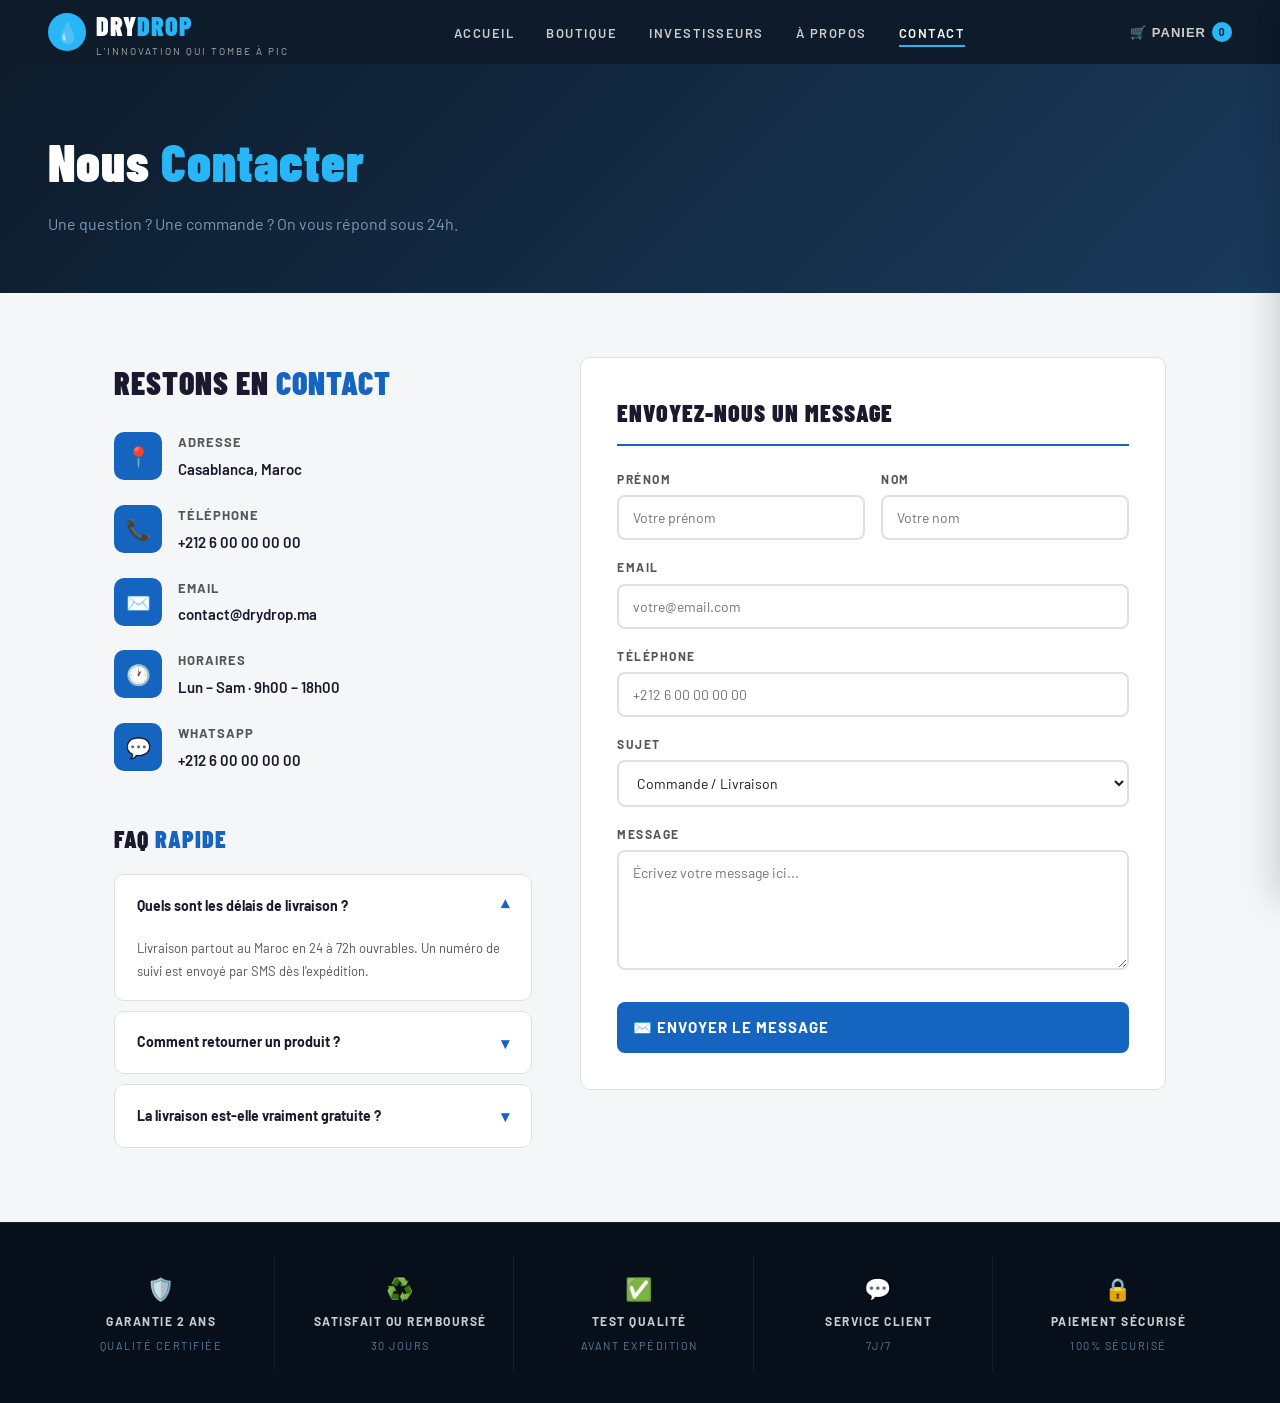
<file: contact.html>
<!DOCTYPE html>
<html lang="fr">
<head>
<meta charset="UTF-8">
<meta name="viewport" content="width=device-width, initial-scale=1.0">
<title>DryDrop – Contact</title>
<link href="https://fonts.googleapis.com/css2?family=Barlow+Condensed:wght@700;800;900&family=Barlow:wght@400;500;600;700&display=swap" rel="stylesheet">
<link rel="stylesheet" href="style.css">
<style>
  .contact-layout { display:grid; grid-template-columns:1fr 1.4fr; gap:48px; align-items:start; }
  .contact-info h2 { font-family:'Barlow Condensed',sans-serif; font-size:32px; font-weight:900; text-transform:uppercase; letter-spacing:1px; color:var(--dark); margin-bottom:24px; }
  .contact-info h2 span { color:var(--blue); }
  .contact-row { display:flex; align-items:flex-start; gap:16px; margin-bottom:24px; }
  .contact-icon { width:48px; height:48px; background:var(--blue); color:#fff; border-radius:10px; display:flex; align-items:center; justify-content:center; font-size:20px; flex-shrink:0; }
  .contact-row h4 { font-size:13px; font-weight:700; text-transform:uppercase; letter-spacing:1px; color:var(--text-muted); margin-bottom:4px; }
  .contact-row p { font-size:15px; font-weight:600; color:var(--dark); }
  .form-card { background:#fff; border-radius:10px; border:1px solid var(--border); padding:36px; }
  .form-card h3 { font-family:'Barlow Condensed',sans-serif; font-size:24px; font-weight:900; text-transform:uppercase; letter-spacing:1px; color:var(--dark); margin-bottom:24px; border-bottom:2px solid var(--blue); padding-bottom:12px; }
  .form-row { margin-bottom:18px; }
  .form-row label { display:block; font-size:12px; font-weight:700; letter-spacing:1.5px; text-transform:uppercase; color:var(--text-muted); margin-bottom:6px; }
  .form-row input, .form-row select, .form-row textarea { width:100%; padding:12px 14px; border:2px solid var(--border); border-radius:8px; font-family:'Barlow',sans-serif; font-size:14px; color:var(--dark); transition:border-color .2s; background:#fff; }
  .form-row input:focus, .form-row select:focus, .form-row textarea:focus { outline:none; border-color:var(--blue); }
  .form-row textarea { resize:vertical; min-height:120px; }
  .form-grid { display:grid; grid-template-columns:1fr 1fr; gap:16px; }
  .submit-btn { width:100%; padding:16px; font-size:15px; border-radius:8px; margin-top:8px; }
  .success-msg { display:none; background:#f0f9f0; border:1px solid #a5d6a7; border-radius:8px; padding:16px; text-align:center; color:#2e7d32; font-weight:600; margin-top:16px; }
  .faq-list { margin-top:48px; }
  .faq-item { background:#fff; border:1px solid var(--border); border-radius:var(--radius); margin-bottom:10px; overflow:hidden; }
  .faq-q { padding:18px 22px; font-weight:700; font-size:14px; cursor:pointer; display:flex; justify-content:space-between; align-items:center; color:var(--dark); }
  .faq-q:hover { background:var(--bg); }
  .faq-q .chevron { color:var(--blue); font-size:16px; transition:transform .2s; }
  .faq-a { padding:0 22px 16px; font-size:13px; color:var(--text-muted); line-height:1.8; display:none; }
  .faq-item.open .faq-a { display:block; }
  .faq-item.open .chevron { transform:rotate(180deg); }
  @media (max-width:768px) {
    .contact-layout { grid-template-columns:1fr; gap:24px; }
    .form-grid { grid-template-columns:1fr; }
    .form-card { padding:24px 16px; }
  }
</style>
</head>
<body>
<nav>
  <a class="logo" href="index.html">
    <div class="logo-icon">💧</div>
    <div><div class="logo-text">DRY<span>DROP</span></div><span class="logo-sub">L'innovation qui tombe à pic</span></div>
  </a>
  <ul>
    <li><a href="index.html">Accueil</a></li>
    <li><a href="boutique.html">Boutique</a></li>
    <li><a href="investisseurs.html">Investisseurs</a></li>
    <li><a href="apropos.html">À Propos</a></li>
    <li><a href="contact.html" class="active">Contact</a></li>
  </ul>
  <button class="hamburger" id="hamburger" onclick="toggleMenu()" aria-label="Menu">
    <span></span><span></span><span></span>
  </button>
  <button class="cart-btn" onclick="openCart()">🛒 Panier <span class="cart-count" id="cart-count">0</span></button>
</nav>
<div class="mobile-menu" id="mobile-menu">
  <a href="index.html">Accueil</a>
  <a href="boutique.html">Boutique</a>
  <a href="investisseurs.html">Investisseurs</a>
  <a href="apropos.html">À Propos</a>
  <a href="contact.html" class="active">Contact</a>
</div>
<script>
function toggleMenu() {
  document.getElementById('mobile-menu').classList.toggle('open');
  document.getElementById('hamburger').classList.toggle('open');
}
</script>

<div class="page-header">
  <h1>Nous <span>Contacter</span></h1>
  <p>Une question ? Une commande ? On vous répond sous 24h.</p>
</div>

<div class="section">
  <div class="contact-layout">

    <div class="contact-info">
      <h2>Restons en <span>contact</span></h2>
      <div class="contact-row">
        <div class="contact-icon">📍</div>
        <div><h4>Adresse</h4><p>Casablanca, Maroc</p></div>
      </div>
      <div class="contact-row">
        <div class="contact-icon">📞</div>
        <div><h4>Téléphone</h4><p>+212 6 00 00 00 00</p></div>
      </div>
      <div class="contact-row">
        <div class="contact-icon">✉️</div>
        <div><h4>Email</h4><p>contact@drydrop.ma</p></div>
      </div>
      <div class="contact-row">
        <div class="contact-icon">🕐</div>
        <div><h4>Horaires</h4><p>Lun – Sam · 9h00 – 18h00</p></div>
      </div>
      <div class="contact-row">
        <div class="contact-icon">💬</div>
        <div><h4>WhatsApp</h4><p>+212 6 00 00 00 00</p></div>
      </div>

      <!-- FAQ -->
      <div class="faq-list">
        <div class="section-title" style="font-size:24px;margin-bottom:16px;">FAQ <span>Rapide</span></div>
        <div class="faq-item open">
          <div class="faq-q" onclick="toggleFaq(this)">Quels sont les délais de livraison ? <span class="chevron">▾</span></div>
          <div class="faq-a">Livraison partout au Maroc en 24 à 72h ouvrables. Un numéro de suivi est envoyé par SMS dès l'expédition.</div>
        </div>
        <div class="faq-item">
          <div class="faq-q" onclick="toggleFaq(this)">Comment retourner un produit ? <span class="chevron">▾</span></div>
          <div class="faq-a">Vous disposez de 30 jours pour nous retourner le produit. Contactez-nous par email ou WhatsApp pour initier le retour.</div>
        </div>
        <div class="faq-item">
          <div class="faq-q" onclick="toggleFaq(this)">La livraison est-elle vraiment gratuite ? <span class="chevron">▾</span></div>
          <div class="faq-a">Oui, la livraison est offerte partout au Maroc sans minimum d'achat.</div>
        </div>
      </div>
    </div>

    <div class="form-card">
      <h3>Envoyez-nous un message</h3>
      <div class="form-grid">
        <div class="form-row"><label>Prénom</label><input type="text" placeholder="Votre prénom"></div>
        <div class="form-row"><label>Nom</label><input type="text" placeholder="Votre nom"></div>
      </div>
      <div class="form-row"><label>Email</label><input type="email" placeholder="votre@email.com"></div>
      <div class="form-row"><label>Téléphone</label><input type="tel" placeholder="+212 6 00 00 00 00"></div>
      <div class="form-row">
        <label>Sujet</label>
        <select>
          <option>Commande / Livraison</option>
          <option>Retour / Remboursement</option>
          <option>Question produit</option>
          <option>Partenariat / Investissement</option>
          <option>Autre</option>
        </select>
      </div>
      <div class="form-row"><label>Message</label><textarea placeholder="Écrivez votre message ici..."></textarea></div>
      <button class="btn-primary submit-btn" onclick="submitForm()">✉️ Envoyer le message</button>
      <div class="success-msg" id="success-msg">✅ Message envoyé ! Nous vous répondons dans les 24h.</div>
    </div>

  </div>
</div>

<footer>
  <div class="footer-item"><span class="footer-icon">🛡️</span><strong>Garantie 2 ans</strong><span>Qualité certifiée</span></div>
  <div class="footer-item"><span class="footer-icon">♻️</span><strong>Satisfait ou remboursé</strong><span>30 jours</span></div>
  <div class="footer-item"><span class="footer-icon">✅</span><strong>Test qualité</strong><span>Avant expédition</span></div>
  <div class="footer-item"><span class="footer-icon">💬</span><strong>Service client</strong><span>7j/7</span></div>
  <div class="footer-item"><span class="footer-icon">🔒</span><strong>Paiement sécurisé</strong><span>100% sécurisé</span></div>
</footer>
<div class="cart-overlay" id="cart-overlay" onclick="closeCart()"></div>
<div class="cart-sidebar" id="cart-sidebar">
  <div class="cart-header"><h2>🛒 Mon Panier</h2><button class="cart-close" onclick="closeCart()">✕</button></div>
  <div class="cart-body" id="cart-body"><div class="cart-empty"><span class="empty-icon">🛒</span>Votre panier est vide.</div></div>
  <div class="cart-footer" id="cart-footer" style="display:none;">
    <div class="cart-total"><span>Total</span><strong id="cart-total">0 MAD</strong></div>
    <button class="checkout-btn" onclick="checkout()">✅ Valider la commande</button>
    <button class="clear-btn" onclick="clearCart()">🗑️ Vider le panier</button>
  </div>
</div>
<div class="toast" id="toast"></div>
<script src="cart.js"></script>
<script>
function submitForm() {
  document.getElementById('success-msg').style.display = 'block';
  showToast('✅ Message envoyé avec succès !');
}
function toggleFaq(el) { el.parentElement.classList.toggle('open'); }
</script>
</body>
</html>
</file>
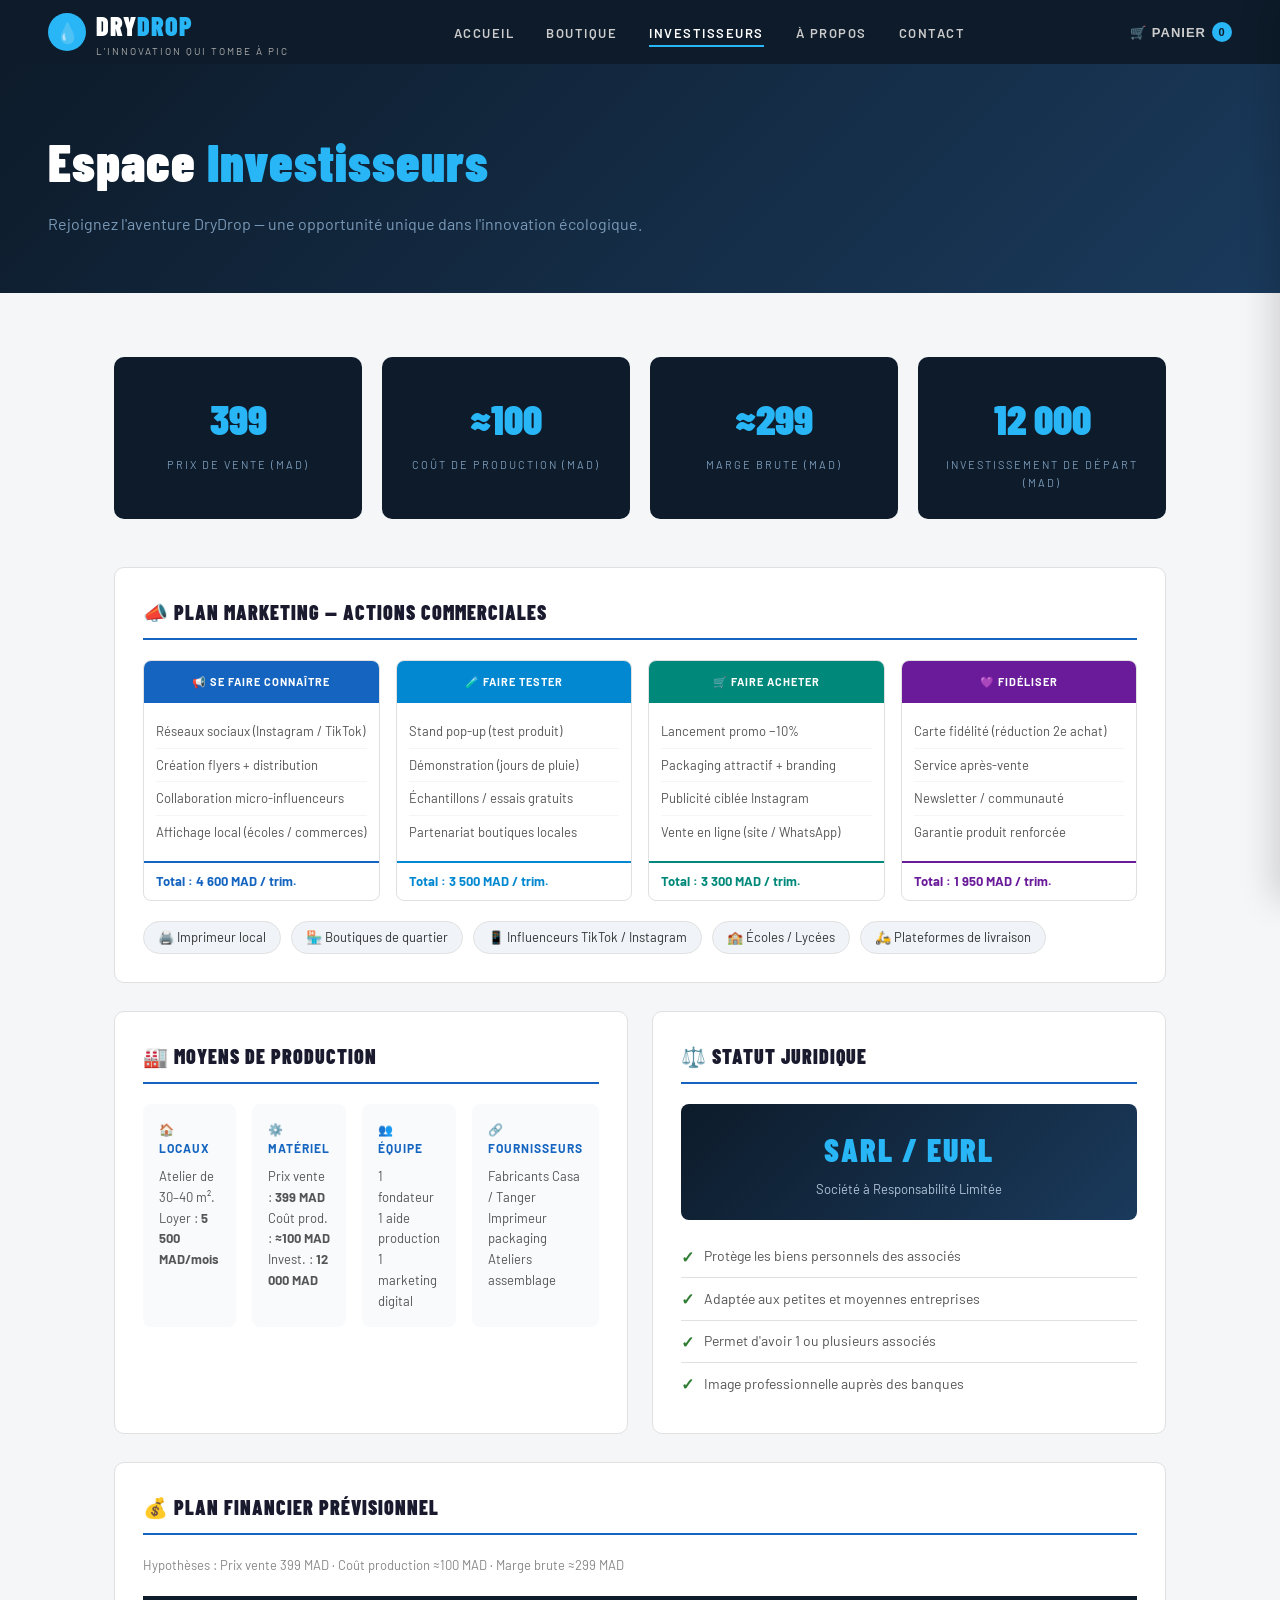
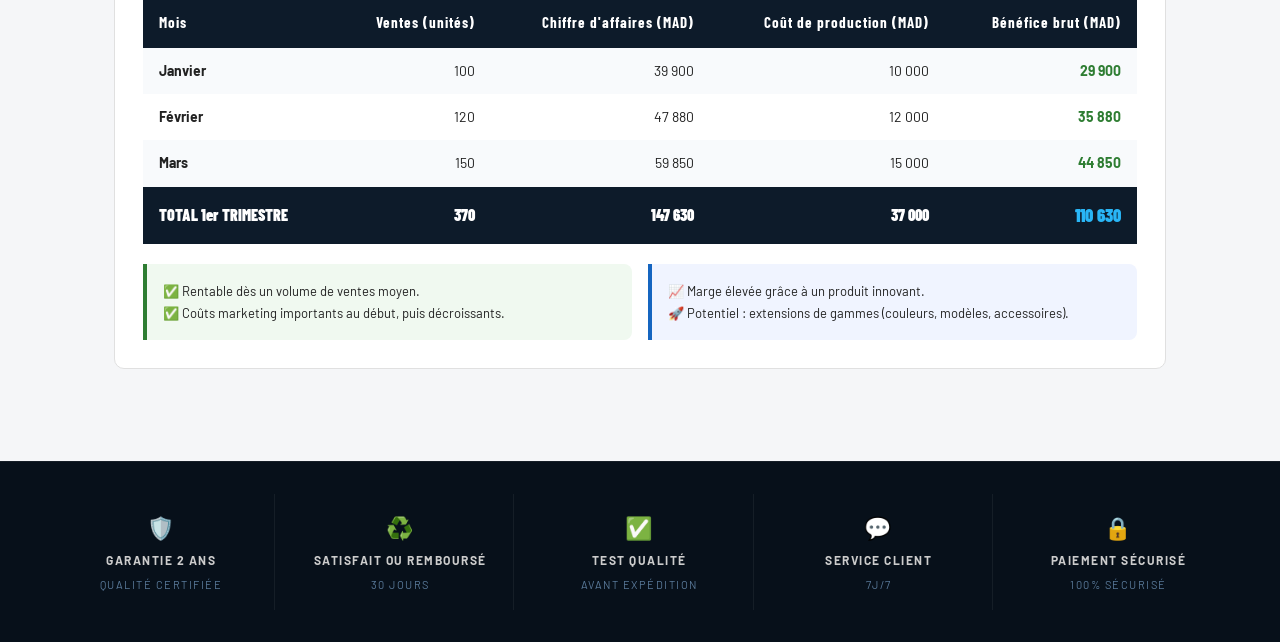
<file: investisseurs.html>
<!DOCTYPE html>
<html lang="fr">
<head>
<meta charset="UTF-8">
<meta name="viewport" content="width=device-width, initial-scale=1.0">
<title>DryDrop – Investisseurs</title>
<link href="https://fonts.googleapis.com/css2?family=Barlow+Condensed:wght@700;800;900&family=Barlow:wght@400;500;600;700&display=swap" rel="stylesheet">
<link rel="stylesheet" href="style.css">
<style>
  .kpi-grid { display:grid; grid-template-columns:repeat(4,1fr); gap:20px; margin-bottom:48px; }
  .kpi { background:#0d1b2a; color:#fff; border-radius:10px; padding:28px; text-align:center; }
  .kpi-val { font-family:'Barlow Condensed',sans-serif; font-size:42px; font-weight:900; color:var(--blue-accent); }
  .kpi-label { font-size:11px; letter-spacing:2px; text-transform:uppercase; color:#7a9ab8; margin-top:4px; }
  .card { background:#fff; border-radius:10px; border:1px solid var(--border); padding:28px; margin-bottom:28px; }
  .card-title { font-family:'Barlow Condensed',sans-serif; font-size:20px; font-weight:900; text-transform:uppercase; letter-spacing:1px; margin-bottom:20px; color:var(--dark); border-bottom:2px solid var(--blue); padding-bottom:10px; }
  .mkt-grid { display:grid; grid-template-columns:repeat(4,1fr); gap:16px; }
  .mkt-col { border:1px solid var(--border); border-radius:8px; overflow:hidden; }
  .mkt-head { padding:12px; text-align:center; font-size:11px; font-weight:700; letter-spacing:1px; text-transform:uppercase; color:#fff; }
  .mkt-body { padding:12px; }
  .mkt-item { padding:6px 0; border-bottom:1px solid #f5f5f5; font-size:13px; color:var(--text-muted); }
  .mkt-item:last-child { border-bottom:none; }
  .mkt-total { padding:8px 12px; font-size:13px; font-weight:700; border-top:2px solid; }
  .prod-grid { display:grid; grid-template-columns:repeat(4,1fr); gap:16px; }
  .prod-card { background:#f8fafc; border-radius:8px; padding:16px; }
  .prod-card-title { font-size:12px; font-weight:700; color:var(--blue); text-transform:uppercase; letter-spacing:1px; margin-bottom:8px; }
  .prod-card-body { font-size:13px; color:var(--text-muted); line-height:1.6; }
  .two-col { display:grid; grid-template-columns:1fr 1fr; gap:24px; margin-bottom:28px; }
  .legal-badge { background:linear-gradient(135deg,#0d1b2a,#1a3a5c); color:#fff; border-radius:8px; padding:20px; text-align:center; margin-bottom:16px; }
  .legal-badge-name { font-family:'Barlow Condensed',sans-serif; font-size:32px; font-weight:900; color:var(--blue-accent); letter-spacing:2px; }
  .legal-badge-sub { font-size:13px; color:#b0c4d8; margin-top:4px; }
  .check-item { display:flex; align-items:center; gap:10px; padding:8px 0; border-bottom:1px solid var(--border); font-size:14px; color:var(--text-muted); }
  .check-item:last-child { border-bottom:none; }
  .check-item::before { content:'✓'; color:var(--green); font-weight:700; font-size:16px; flex-shrink:0; }
  table { width:100%; border-collapse:collapse; font-size:14px; }
  thead tr { background:#0d1b2a; color:#fff; }
  thead th { padding:14px 16px; text-align:left; font-family:'Barlow Condensed',sans-serif; letter-spacing:1px; font-size:15px; }
  thead th:not(:first-child) { text-align:right; }
  tbody tr:nth-child(odd) { background:#f8fafc; }
  tbody td { padding:12px 16px; }
  tbody td:not(:first-child) { text-align:right; }
  tbody td:last-child { font-weight:700; color:var(--green); }
  tfoot tr { background:#0d1b2a; color:#fff; }
  tfoot td { padding:14px 16px; font-weight:900; font-family:'Barlow Condensed',sans-serif; font-size:16px; }
  tfoot td:not(:first-child) { text-align:right; }
  tfoot td:last-child { color:var(--blue-accent); font-size:18px; }
  .comments-grid { display:grid; grid-template-columns:1fr 1fr; gap:16px; margin-top:20px; }
  .comment-box { padding:16px; border-radius:0 8px 8px 0; font-size:13px; line-height:1.7; }
  .tag { display:inline-block; background:#f0f4f8; border:1px solid var(--border); border-radius:20px; padding:5px 14px; font-size:13px; color:#333; }
  .tags { display:flex; gap:10px; flex-wrap:wrap; margin-top:16px; }
  @media (max-width:768px) {
    .kpi-grid { grid-template-columns:1fr 1fr; gap:12px; }
    .kpi-val { font-size:28px; }
    .mkt-grid { grid-template-columns:1fr 1fr; gap:12px; }
    .prod-grid { grid-template-columns:1fr 1fr; gap:12px; }
    .two-col { grid-template-columns:1fr; }
    .comments-grid { grid-template-columns:1fr; }
    table { font-size:12px; }
    thead th, tbody td, tfoot td { padding:8px 6px; }
  }
</style>
</head>
<body>
<nav>
  <a class="logo" href="index.html">
    <div class="logo-icon">💧</div>
    <div><div class="logo-text">DRY<span>DROP</span></div><span class="logo-sub">L'innovation qui tombe à pic</span></div>
  </a>
  <ul>
    <li><a href="index.html">Accueil</a></li>
    <li><a href="boutique.html">Boutique</a></li>
    <li><a href="investisseurs.html" class="active">Investisseurs</a></li>
    <li><a href="apropos.html">À Propos</a></li>
    <li><a href="contact.html">Contact</a></li>
  </ul>
  <button class="hamburger" id="hamburger" onclick="toggleMenu()" aria-label="Menu">
    <span></span><span></span><span></span>
  </button>
  <button class="cart-btn" onclick="openCart()">🛒 Panier <span class="cart-count" id="cart-count">0</span></button>
</nav>
<div class="mobile-menu" id="mobile-menu">
  <a href="index.html">Accueil</a>
  <a href="boutique.html">Boutique</a>
  <a href="investisseurs.html" class="active">Investisseurs</a>
  <a href="apropos.html">À Propos</a>
  <a href="contact.html">Contact</a>
</div>
<script>
function toggleMenu() {
  document.getElementById('mobile-menu').classList.toggle('open');
  document.getElementById('hamburger').classList.toggle('open');
}
</script>

<div class="page-header">
  <h1>Espace <span>Investisseurs</span></h1>
  <p>Rejoignez l'aventure DryDrop — une opportunité unique dans l'innovation écologique.</p>
</div>

<div class="section">

  <!-- KPIs -->
  <div class="kpi-grid">
    <div class="kpi"><div class="kpi-val">399</div><div class="kpi-label">Prix de vente (MAD)</div></div>
    <div class="kpi"><div class="kpi-val">≈100</div><div class="kpi-label">Coût de production (MAD)</div></div>
    <div class="kpi"><div class="kpi-val">≈299</div><div class="kpi-label">Marge brute (MAD)</div></div>
    <div class="kpi"><div class="kpi-val">12 000</div><div class="kpi-label">Investissement de départ (MAD)</div></div>
  </div>

  <!-- MARKETING -->
  <div class="card">
    <div class="card-title">📣 Plan Marketing — Actions Commerciales</div>
    <div class="mkt-grid">
      <div class="mkt-col">
        <div class="mkt-head" style="background:#1565C0;">📢 Se faire connaître</div>
        <div class="mkt-body">
          <div class="mkt-item">Réseaux sociaux (Instagram / TikTok)</div>
          <div class="mkt-item">Création flyers + distribution</div>
          <div class="mkt-item">Collaboration micro-influenceurs</div>
          <div class="mkt-item">Affichage local (écoles / commerces)</div>
        </div>
        <div class="mkt-total" style="color:#1565C0; border-color:#1565C0;">Total : 4 600 MAD / trim.</div>
      </div>
      <div class="mkt-col">
        <div class="mkt-head" style="background:#0288D1;">🧪 Faire tester</div>
        <div class="mkt-body">
          <div class="mkt-item">Stand pop-up (test produit)</div>
          <div class="mkt-item">Démonstration (jours de pluie)</div>
          <div class="mkt-item">Échantillons / essais gratuits</div>
          <div class="mkt-item">Partenariat boutiques locales</div>
        </div>
        <div class="mkt-total" style="color:#0288D1; border-color:#0288D1;">Total : 3 500 MAD / trim.</div>
      </div>
      <div class="mkt-col">
        <div class="mkt-head" style="background:#00897B;">🛒 Faire acheter</div>
        <div class="mkt-body">
          <div class="mkt-item">Lancement promo −10%</div>
          <div class="mkt-item">Packaging attractif + branding</div>
          <div class="mkt-item">Publicité ciblée Instagram</div>
          <div class="mkt-item">Vente en ligne (site / WhatsApp)</div>
        </div>
        <div class="mkt-total" style="color:#00897B; border-color:#00897B;">Total : 3 300 MAD / trim.</div>
      </div>
      <div class="mkt-col">
        <div class="mkt-head" style="background:#6A1B9A;">💜 Fidéliser</div>
        <div class="mkt-body">
          <div class="mkt-item">Carte fidélité (réduction 2e achat)</div>
          <div class="mkt-item">Service après-vente</div>
          <div class="mkt-item">Newsletter / communauté</div>
          <div class="mkt-item">Garantie produit renforcée</div>
        </div>
        <div class="mkt-total" style="color:#6A1B9A; border-color:#6A1B9A;">Total : 1 950 MAD / trim.</div>
      </div>
    </div>
    <div class="tags" style="margin-top:20px;">
      <span class="tag">🖨️ Imprimeur local</span>
      <span class="tag">🏪 Boutiques de quartier</span>
      <span class="tag">📱 Influenceurs TikTok / Instagram</span>
      <span class="tag">🏫 Écoles / Lycées</span>
      <span class="tag">🛵 Plateformes de livraison</span>
    </div>
  </div>

  <!-- PRODUCTION + LEGAL -->
  <div class="two-col">
    <div class="card" style="margin-bottom:0;">
      <div class="card-title">🏭 Moyens de Production</div>
      <div class="prod-grid">
        <div class="prod-card"><div class="prod-card-title">🏠 Locaux</div><div class="prod-card-body">Atelier de 30–40 m².<br>Loyer : <strong>5 500 MAD/mois</strong></div></div>
        <div class="prod-card"><div class="prod-card-title">⚙️ Matériel</div><div class="prod-card-body">Prix vente : <strong>399 MAD</strong><br>Coût prod. : <strong>≈100 MAD</strong><br>Invest. : <strong>12 000 MAD</strong></div></div>
        <div class="prod-card"><div class="prod-card-title">👥 Équipe</div><div class="prod-card-body">1 fondateur<br>1 aide production<br>1 marketing digital</div></div>
        <div class="prod-card"><div class="prod-card-title">🔗 Fournisseurs</div><div class="prod-card-body">Fabricants Casa / Tanger<br>Imprimeur packaging<br>Ateliers assemblage</div></div>
      </div>
    </div>
    <div class="card" style="margin-bottom:0;">
      <div class="card-title">⚖️ Statut Juridique</div>
      <div class="legal-badge">
        <div class="legal-badge-name">SARL / EURL</div>
        <div class="legal-badge-sub">Société à Responsabilité Limitée</div>
      </div>
      <div class="check-item">Protège les biens personnels des associés</div>
      <div class="check-item">Adaptée aux petites et moyennes entreprises</div>
      <div class="check-item">Permet d'avoir 1 ou plusieurs associés</div>
      <div class="check-item">Image professionnelle auprès des banques</div>
    </div>
  </div>

  <!-- FINANCIAL -->
  <div class="card">
    <div class="card-title">💰 Plan Financier Prévisionnel</div>
    <p style="font-size:13px;color:#888;margin-bottom:20px;">Hypothèses : Prix vente 399 MAD · Coût production ≈100 MAD · Marge brute ≈299 MAD</p>
    <div style="overflow-x:auto;">
      <table>
        <thead><tr><th>Mois</th><th style="text-align:right;">Ventes (unités)</th><th style="text-align:right;">Chiffre d'affaires (MAD)</th><th style="text-align:right;">Coût de production (MAD)</th><th style="text-align:right;">Bénéfice brut (MAD)</th></tr></thead>
        <tbody>
          <tr><td><strong>Janvier</strong></td><td>100</td><td>39 900</td><td>10 000</td><td>29 900</td></tr>
          <tr><td><strong>Février</strong></td><td>120</td><td>47 880</td><td>12 000</td><td>35 880</td></tr>
          <tr><td><strong>Mars</strong></td><td>150</td><td>59 850</td><td>15 000</td><td>44 850</td></tr>
        </tbody>
        <tfoot><tr><td>TOTAL 1er TRIMESTRE</td><td>370</td><td>147 630</td><td>37 000</td><td>110 630</td></tr></tfoot>
      </table>
    </div>
    <div class="comments-grid">
      <div class="comment-box" style="background:#f0f9f0;border-left:4px solid #2e7d32;">✅ Rentable dès un volume de ventes moyen.<br>✅ Coûts marketing importants au début, puis décroissants.</div>
      <div class="comment-box" style="background:#f0f4ff;border-left:4px solid #1565C0;">📈 Marge élevée grâce à un produit innovant.<br>🚀 Potentiel : extensions de gammes (couleurs, modèles, accessoires).</div>
    </div>
  </div>

</div>

<footer>
  <div class="footer-item"><span class="footer-icon">🛡️</span><strong>Garantie 2 ans</strong><span>Qualité certifiée</span></div>
  <div class="footer-item"><span class="footer-icon">♻️</span><strong>Satisfait ou remboursé</strong><span>30 jours</span></div>
  <div class="footer-item"><span class="footer-icon">✅</span><strong>Test qualité</strong><span>Avant expédition</span></div>
  <div class="footer-item"><span class="footer-icon">💬</span><strong>Service client</strong><span>7j/7</span></div>
  <div class="footer-item"><span class="footer-icon">🔒</span><strong>Paiement sécurisé</strong><span>100% sécurisé</span></div>
</footer>
<div class="cart-overlay" id="cart-overlay" onclick="closeCart()"></div>
<div class="cart-sidebar" id="cart-sidebar">
  <div class="cart-header"><h2>🛒 Mon Panier</h2><button class="cart-close" onclick="closeCart()">✕</button></div>
  <div class="cart-body" id="cart-body"><div class="cart-empty"><span class="empty-icon">🛒</span>Votre panier est vide.</div></div>
  <div class="cart-footer" id="cart-footer" style="display:none;">
    <div class="cart-total"><span>Total</span><strong id="cart-total">0 MAD</strong></div>
    <button class="checkout-btn" onclick="checkout()">✅ Valider la commande</button>
    <button class="clear-btn" onclick="clearCart()">🗑️ Vider le panier</button>
  </div>
</div>
<div class="toast" id="toast"></div>
<script src="cart.js"></script>
</body>
</html>
</file>
<file: style.css>
*, *::before, *::after { box-sizing: border-box; margin: 0; padding: 0; }

html { overflow-x: hidden; max-width: 100vw; }

:root {
  --blue: #1565C0;
  --blue-light: #1E88E5;
  --blue-accent: #29B6F6;
  --dark: #1a1a2e;
  --text: #222;
  --text-muted: #555;
  --border: #e0e0e0;
  --bg: #f5f6f8;
  --white: #fff;
  --green: #2e7d32;
  --radius: 10px;
}

body { font-family: 'Barlow', sans-serif; background: var(--bg); color: var(--text); font-size: 15px; line-height: 1.6; overflow-x: hidden; }

/* NAV */
nav { background: #0d1b2a; display: flex; align-items: center; justify-content: space-between; padding: 0 48px; height: 64px; position: sticky; top: 0; z-index: 100; }
.logo { display: flex; align-items: center; gap: 10px; text-decoration: none; }
.logo-text { font-family: 'Barlow Condensed', sans-serif; font-size: 26px; font-weight: 900; color: #fff; letter-spacing: 1px; }
.logo-text span { color: var(--blue-accent); }
.logo-sub { font-size: 10px; color: #aaa; letter-spacing: 2px; text-transform: uppercase; margin-top: -4px; display: block; }
.logo-icon { width: 38px; height: 38px; background: var(--blue-accent); border-radius: 50%; display: flex; align-items: center; justify-content: center; font-size: 20px; }
nav ul { list-style: none; display: flex; gap: 32px; }
nav ul a { color: #ccc; text-decoration: none; font-size: 13px; font-weight: 600; letter-spacing: 1.5px; text-transform: uppercase; transition: color .2s; padding-bottom: 4px; border-bottom: 2px solid transparent; }
nav ul a:hover, nav ul a.active { color: #fff; border-bottom-color: var(--blue-accent); }
.cart-btn { color: #ccc; font-size: 13px; font-weight: 600; letter-spacing: 1px; text-transform: uppercase; display: flex; align-items: center; gap: 6px; background: none; border: none; cursor: pointer; }
.cart-btn:hover { color: #fff; }
.cart-count { background: var(--blue-accent); color: #0d1b2a; font-size: 11px; font-weight: 900; width: 20px; height: 20px; border-radius: 50%; display: flex; align-items: center; justify-content: center; transition: transform .2s; }
.cart-count.bump { transform: scale(1.4); }

/* CART SIDEBAR */
.cart-overlay { position: fixed; inset: 0; background: rgba(0,0,0,0.5); z-index: 998; opacity: 0; pointer-events: none; transition: opacity .25s; }
.cart-overlay.open { opacity: 1; pointer-events: all; }
.cart-sidebar { position: fixed; top: 0; right: 0; width: 380px; height: 100%; background: #fff; z-index: 999; display: flex; flex-direction: column; transform: translateX(100%); transition: transform .3s cubic-bezier(.4,0,.2,1); box-shadow: -8px 0 32px rgba(0,0,0,0.15); }
.cart-sidebar.open { transform: translateX(0); }
.cart-header { background: #0d1b2a; color: #fff; padding: 20px 24px; display: flex; justify-content: space-between; align-items: center; flex-shrink: 0; }
.cart-header h2 { font-family: 'Barlow Condensed', sans-serif; font-size: 22px; font-weight: 900; letter-spacing: 1px; text-transform: uppercase; }
.cart-close { background: none; border: none; color: #aaa; font-size: 24px; cursor: pointer; line-height: 1; transition: color .15s; }
.cart-close:hover { color: #fff; }
.cart-body { flex: 1; overflow-y: auto; padding: 24px; }
.cart-empty { text-align: center; color: var(--text-muted); margin-top: 60px; font-size: 15px; }
.cart-empty .empty-icon { font-size: 48px; margin-bottom: 12px; display: block; }
.cart-item { display: flex; align-items: center; gap: 16px; padding: 16px 0; border-bottom: 1px solid var(--border); animation: slideIn .2s ease; }
@keyframes slideIn { from { opacity: 0; transform: translateY(-8px); } to { opacity: 1; transform: translateY(0); } }
.cart-item-icon { width: 56px; height: 56px; background: var(--bg); border-radius: 8px; display: flex; align-items: center; justify-content: center; font-size: 28px; flex-shrink: 0; border: 1px solid var(--border); }
.cart-item-info { flex: 1; }
.cart-item-info strong { display: block; font-size: 14px; font-weight: 700; color: var(--dark); margin-bottom: 4px; }
.cart-item-info .item-price { font-size: 13px; color: var(--blue); font-weight: 700; }
.cart-item-qty { display: flex; align-items: center; gap: 8px; margin-top: 8px; }
.qty-btn { width: 26px; height: 26px; border: 1px solid var(--border); border-radius: 4px; background: #fff; font-size: 16px; cursor: pointer; display: flex; align-items: center; justify-content: center; font-weight: 700; color: var(--dark); transition: background .15s; }
.qty-btn:hover { background: var(--bg); }
.qty-val { font-size: 14px; font-weight: 700; min-width: 20px; text-align: center; }
.cart-item-remove { background: none; border: none; color: #bbb; font-size: 18px; cursor: pointer; padding: 4px; transition: color .15s; }
.cart-item-remove:hover { color: #e53935; }
.cart-footer { padding: 20px 24px; border-top: 2px solid var(--border); flex-shrink: 0; background: var(--bg); }
.cart-total { display: flex; justify-content: space-between; align-items: center; margin-bottom: 16px; }
.cart-total span { font-size: 15px; color: var(--text-muted); font-weight: 600; }
.cart-total strong { font-family: 'Barlow Condensed', sans-serif; font-size: 26px; font-weight: 900; color: var(--blue); }
.checkout-btn { width: 100%; background: var(--blue); color: #fff; border: none; border-radius: 8px; padding: 16px; font-size: 15px; font-weight: 700; letter-spacing: 1px; text-transform: uppercase; cursor: pointer; transition: background .2s; margin-bottom: 10px; }
.checkout-btn:hover { background: var(--blue-light); }
.clear-btn { width: 100%; background: none; color: var(--text-muted); border: 1px solid var(--border); border-radius: 8px; padding: 10px; font-size: 13px; font-weight: 600; cursor: pointer; transition: background .15s; }
.clear-btn:hover { background: #fce4e4; color: #e53935; border-color: #e53935; }

/* TOAST */
.toast { position: fixed; bottom: 32px; left: 50%; transform: translateX(-50%) translateY(80px); background: #0d1b2a; color: #fff; padding: 14px 28px; border-radius: 40px; font-size: 14px; font-weight: 600; z-index: 1000; opacity: 0; transition: transform .3s ease, opacity .3s ease; white-space: nowrap; border-left: 4px solid var(--blue-accent); box-shadow: 0 8px 24px rgba(0,0,0,0.3); }
.toast.show { opacity: 1; transform: translateX(-50%) translateY(0); }

/* SHARED */
.section { max-width: 1100px; margin: 0 auto; padding: 64px 24px; }
.section-title { font-family: 'Barlow Condensed', sans-serif; font-size: 36px; font-weight: 900; letter-spacing: 1px; text-transform: uppercase; margin-bottom: 12px; color: var(--dark); }
.section-title span { color: var(--blue); }
.section-sub { font-size: 14px; color: var(--text-muted); margin-bottom: 40px; }
.btn-primary { background: var(--blue); color: #fff; padding: 14px 32px; border: none; border-radius: 6px; font-size: 15px; font-weight: 700; letter-spacing: 1px; text-transform: uppercase; cursor: pointer; transition: background .2s, transform .15s; text-decoration: none; display: inline-flex; align-items: center; gap: 8px; font-family: 'Barlow', sans-serif; }
.btn-primary:hover { background: var(--blue-light); transform: translateY(-1px); }
.btn-outline { border: 2px solid var(--blue-accent); color: var(--blue-accent); background: transparent; padding: 12px 28px; border-radius: 6px; font-size: 14px; font-weight: 700; letter-spacing: 1px; text-transform: uppercase; cursor: pointer; transition: background .2s, color .2s; text-decoration: none; display: inline-flex; align-items: center; gap: 8px; font-family: 'Barlow', sans-serif; }
.btn-outline:hover { background: var(--blue-accent); color: var(--dark); }

/* PAGE HEADER */
.page-header { background: linear-gradient(135deg, #0d1b2a, #1a3a5c); color: #fff; padding: 56px 48px; }
.page-header h1 { font-family: 'Barlow Condensed', sans-serif; font-size: 52px; font-weight: 900; letter-spacing: 1px; margin-bottom: 8px; }
.page-header h1 span { color: var(--blue-accent); }
.page-header p { color: #7a9ab8; font-size: 16px; }

/* FOOTER */
footer { background: #07101a; color: #5a7a9a; display: grid; grid-template-columns: repeat(5, 1fr); padding: 32px 48px; gap: 12px; align-items: center; text-align: center; font-size: 11px; text-transform: uppercase; letter-spacing: 1.5px; border-top: 1px solid rgba(255,255,255,0.06); }
.footer-item { display: flex; flex-direction: column; align-items: center; gap: 6px; padding: 16px 8px; border-right: 1px solid rgba(255,255,255,0.06); }
.footer-item:last-child { border-right: none; }
.footer-icon { font-size: 22px; color: #7a9ab8; }
.footer-item strong { display: block; color: #ccc; font-size: 12px; font-weight: 700; }

/* HAMBURGER — hidden on desktop */
.hamburger { display: none; flex-direction: column; gap: 5px; cursor: pointer; padding: 8px; background: none; border: none; order: 2; }
.hamburger span { display: block; width: 22px; height: 2px; background: #ccc; border-radius: 2px; transition: all .3s; }
.hamburger.open span:nth-child(1) { transform: translateY(7px) rotate(45deg); }
.hamburger.open span:nth-child(2) { opacity: 0; }
.hamburger.open span:nth-child(3) { transform: translateY(-7px) rotate(-45deg); }
.mobile-menu { display: none; position: fixed; top: 56px; left: 0; right: 0; background: #0d1b2a; z-index: 99; padding: 8px 0; border-bottom: 2px solid rgba(41,182,246,0.3); flex-direction: column; box-shadow: 0 8px 24px rgba(0,0,0,0.3); }
.mobile-menu.open { display: flex; }
.mobile-menu a { color: #ccc; text-decoration: none; font-size: 14px; font-weight: 600; letter-spacing: 1.5px; text-transform: uppercase; padding: 14px 24px; border-bottom: 1px solid rgba(255,255,255,0.06); display: block; transition: background .2s, color .2s; }
.mobile-menu a:last-child { border-bottom: none; }
.mobile-menu a:hover, .mobile-menu a.active { color: #fff; background: rgba(41,182,246,0.08); border-left: 3px solid var(--blue-accent); padding-left: 21px; }

/* =====================
   MOBILE RESPONSIVE
   ===================== */
@media (max-width: 768px) {
  .hamburger { display: flex; }

  /* NAV */
  nav { padding: 0 16px !important; height: 56px !important; }
  nav ul { display: none !important; }
  .logo-sub { display: none !important; }
  .logo-text { font-size: 22px !important; }
  .logo-icon { width: 32px !important; height: 32px !important; font-size: 16px !important; }
  .cart-btn { font-size: 12px !important; }

  /* CART SIDEBAR */
  .cart-sidebar { width: 100%; }

  /* TOAST */
  .toast { font-size: 12px; padding: 12px 20px; bottom: 20px; white-space: normal; text-align: center; max-width: 90vw; }

  /* PAGE HEADER */
  .page-header { padding: 32px 20px; }
  .page-header h1 { font-size: 36px; }
  .page-header p { font-size: 14px; }

  /* SECTION */
  .section { padding: 40px 16px; }
  .section-title { font-size: 28px; }

  /* FOOTER */
  footer { grid-template-columns: repeat(2, 1fr); padding: 24px 16px; gap: 0; }
  .footer-item { border-right: none; border-bottom: 1px solid rgba(255,255,255,0.06); padding: 12px 8px; }
  .footer-item:nth-child(odd) { border-right: 1px solid rgba(255,255,255,0.06); }
  .footer-item:last-child { grid-column: span 2; border-bottom: none; }

  /* ---- INDEX.HTML ---- */

  /* Hero */
  .hero { grid-template-columns: 1fr; padding: 40px 20px 32px; gap: 36px; min-height: auto; text-align: center; }
  .hero-text h1 { font-size: 52px; }
  .hero-text p { font-size: 14px; max-width: 100%; margin-left: auto; margin-right: auto; }
  .hero-cta { justify-content: center; flex-wrap: wrap; gap: 12px; }
  .hero-visual { align-items: center; }
  .umbrella-wrap { width: 220px; height: 260px; }
  .hero-badges { gap: 16px; }
  .hero-badge .icon { font-size: 22px; }

  /* Features strip */
  .features-strip { grid-template-columns: 1fr 1fr; }
  .feature-item { padding: 16px; gap: 10px; border-right: none; border-bottom: 1px solid var(--border); }
  .feature-item:nth-child(odd) { border-right: 1px solid var(--border); }

  /* How it works */
  .steps { grid-template-columns: 1fr; gap: 20px; }
  .steps::before { display: none; }

  /* Eco banner */
  .eco-banner { flex-direction: column; padding: 28px 20px; margin: 0 16px 40px; gap: 20px; border-radius: var(--radius); text-align: center; }
  .eco-grid { grid-template-columns: 1fr 1fr; gap: 14px; }

  /* Testimonials */
  .testimonials-grid { grid-template-columns: 1fr; gap: 16px; }
  .rating-header .score { font-size: 36px; }

  /* CTA section */
  .cta-section { padding: 48px 20px; }
  .cta-section h2 { font-size: 36px; }
  .cta-price { font-size: 36px; }
  .cta-actions { flex-direction: column; align-items: center; }
  .btn-large { padding: 16px 32px; font-size: 15px; width: 100%; justify-content: center; }

  /* ---- BOUTIQUE.HTML ---- */
  .product-layout { grid-template-columns: 1fr; gap: 32px; }
  .product-visual { position: static; }
  .product-img-wrap { height: 300px; }
  .product-name { font-size: 40px; }
  .product-price { font-size: 34px; }
  .specs-grid { grid-template-columns: 1fr; gap: 16px; }
  .add-btn { padding: 16px; font-size: 15px; }

  /* ---- CONTACT.HTML ---- */
  .contact-layout { grid-template-columns: 1fr; gap: 32px; }
  .form-grid { grid-template-columns: 1fr; gap: 0; }
  .form-card { padding: 24px 16px; }

  /* ---- INVESTISSEURS.HTML ---- */
  .kpi-grid { grid-template-columns: 1fr 1fr; gap: 12px; }
  .kpi-val { font-size: 30px; }
  .mkt-grid { grid-template-columns: 1fr 1fr; gap: 12px; }
  .prod-grid { grid-template-columns: 1fr 1fr; gap: 12px; }
  .two-col { grid-template-columns: 1fr; }
  .comments-grid { grid-template-columns: 1fr; }
  table { font-size: 12px; }
  thead th, tbody td, tfoot td { padding: 10px 8px; }

  /* ---- APROPOS.HTML ---- */
  .about-grid { grid-template-columns: 1fr; gap: 32px; }
  .about-visual { height: 220px; font-size: 80px; }
  .about-text h2 { font-size: 30px; }
  .values-grid { grid-template-columns: 1fr; gap: 16px; }
  .team-grid { grid-template-columns: 1fr; gap: 16px; }
  .mission-banner { padding: 32px 20px; }
  .mission-banner h2 { font-size: 26px; }

}
</file>
